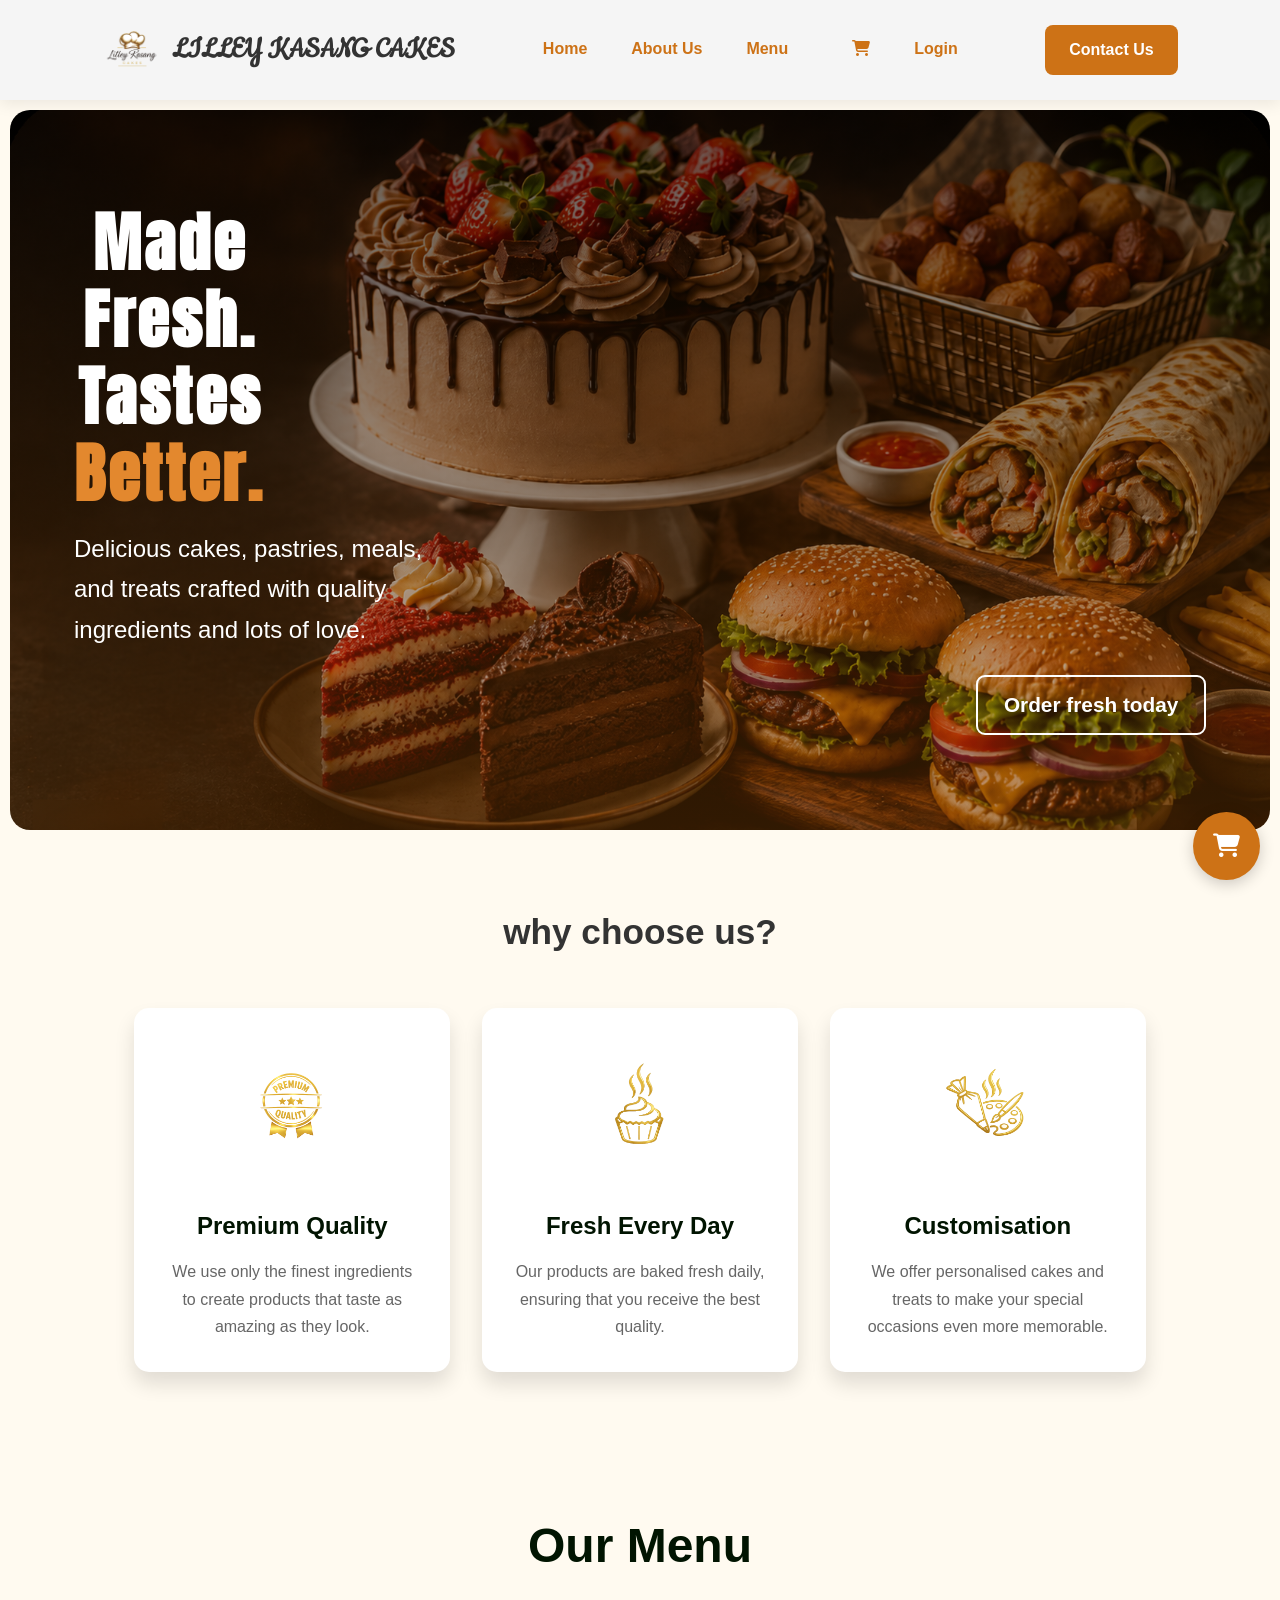
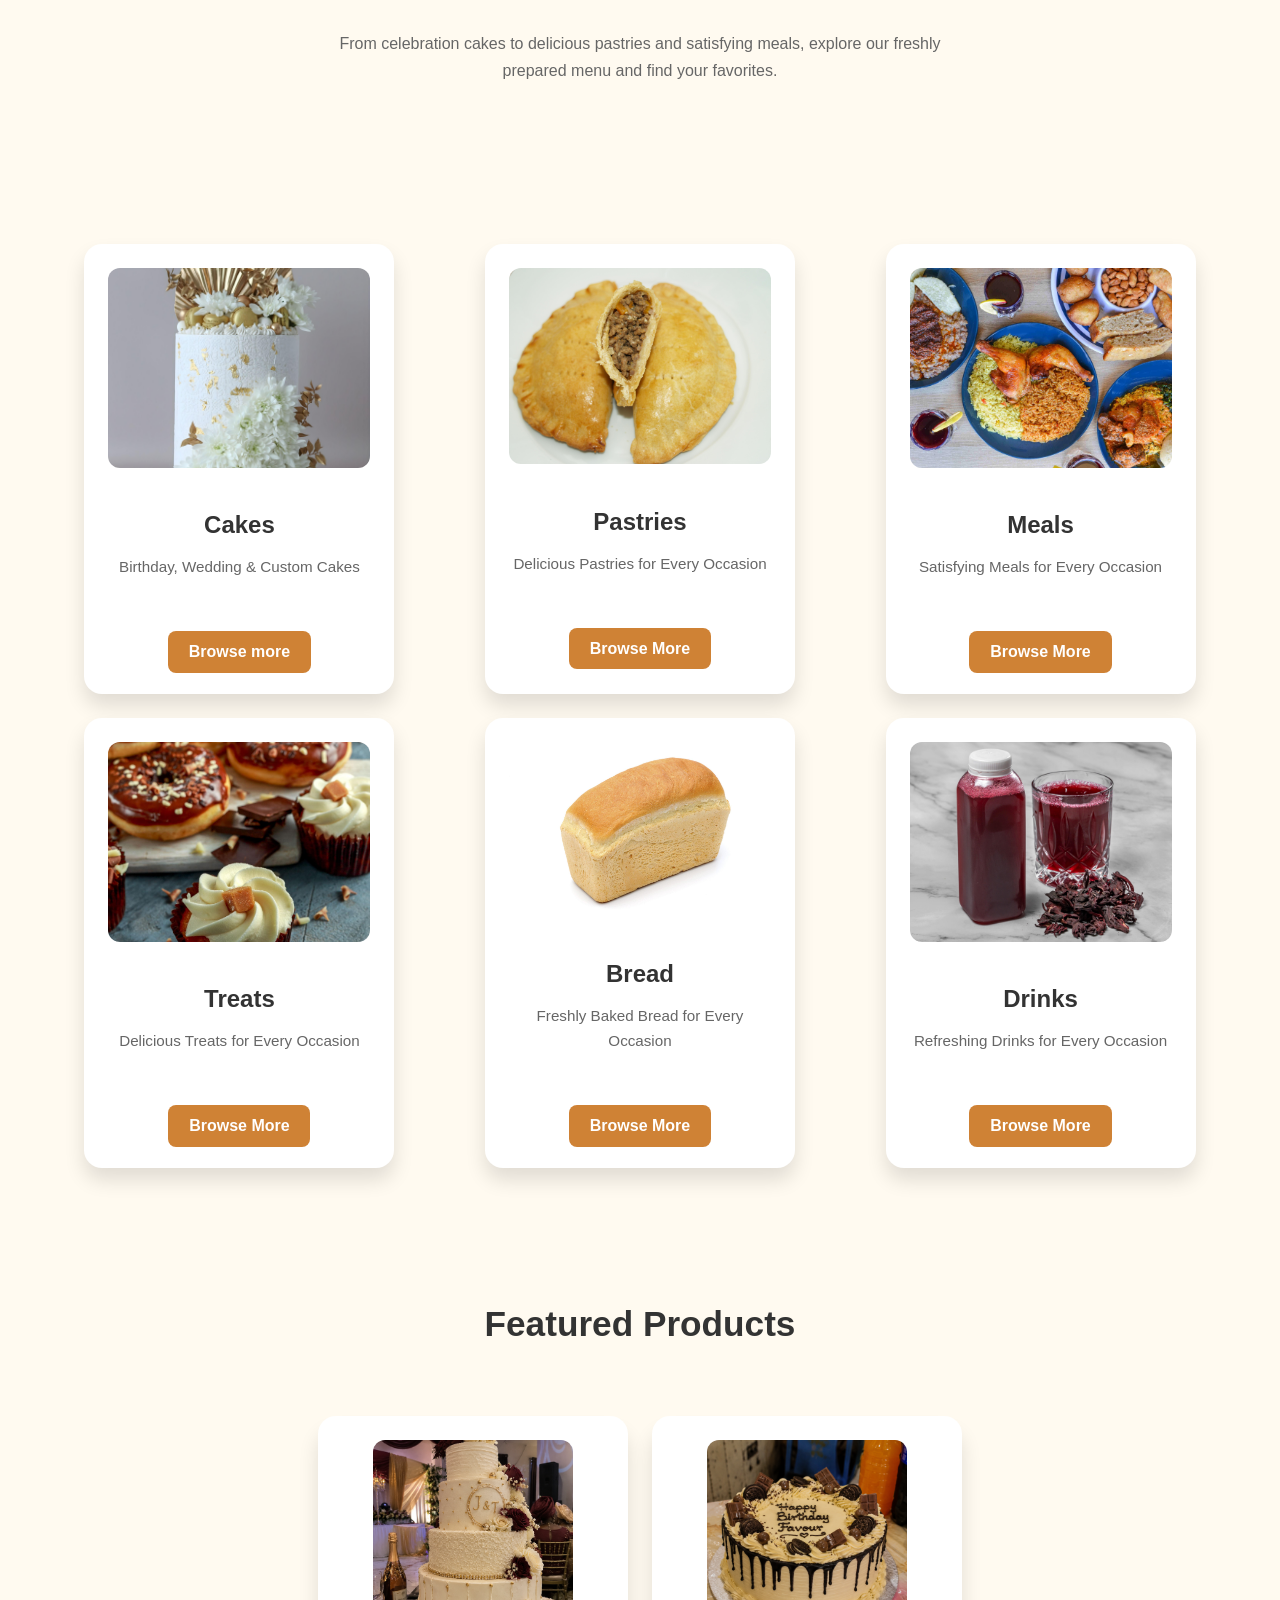
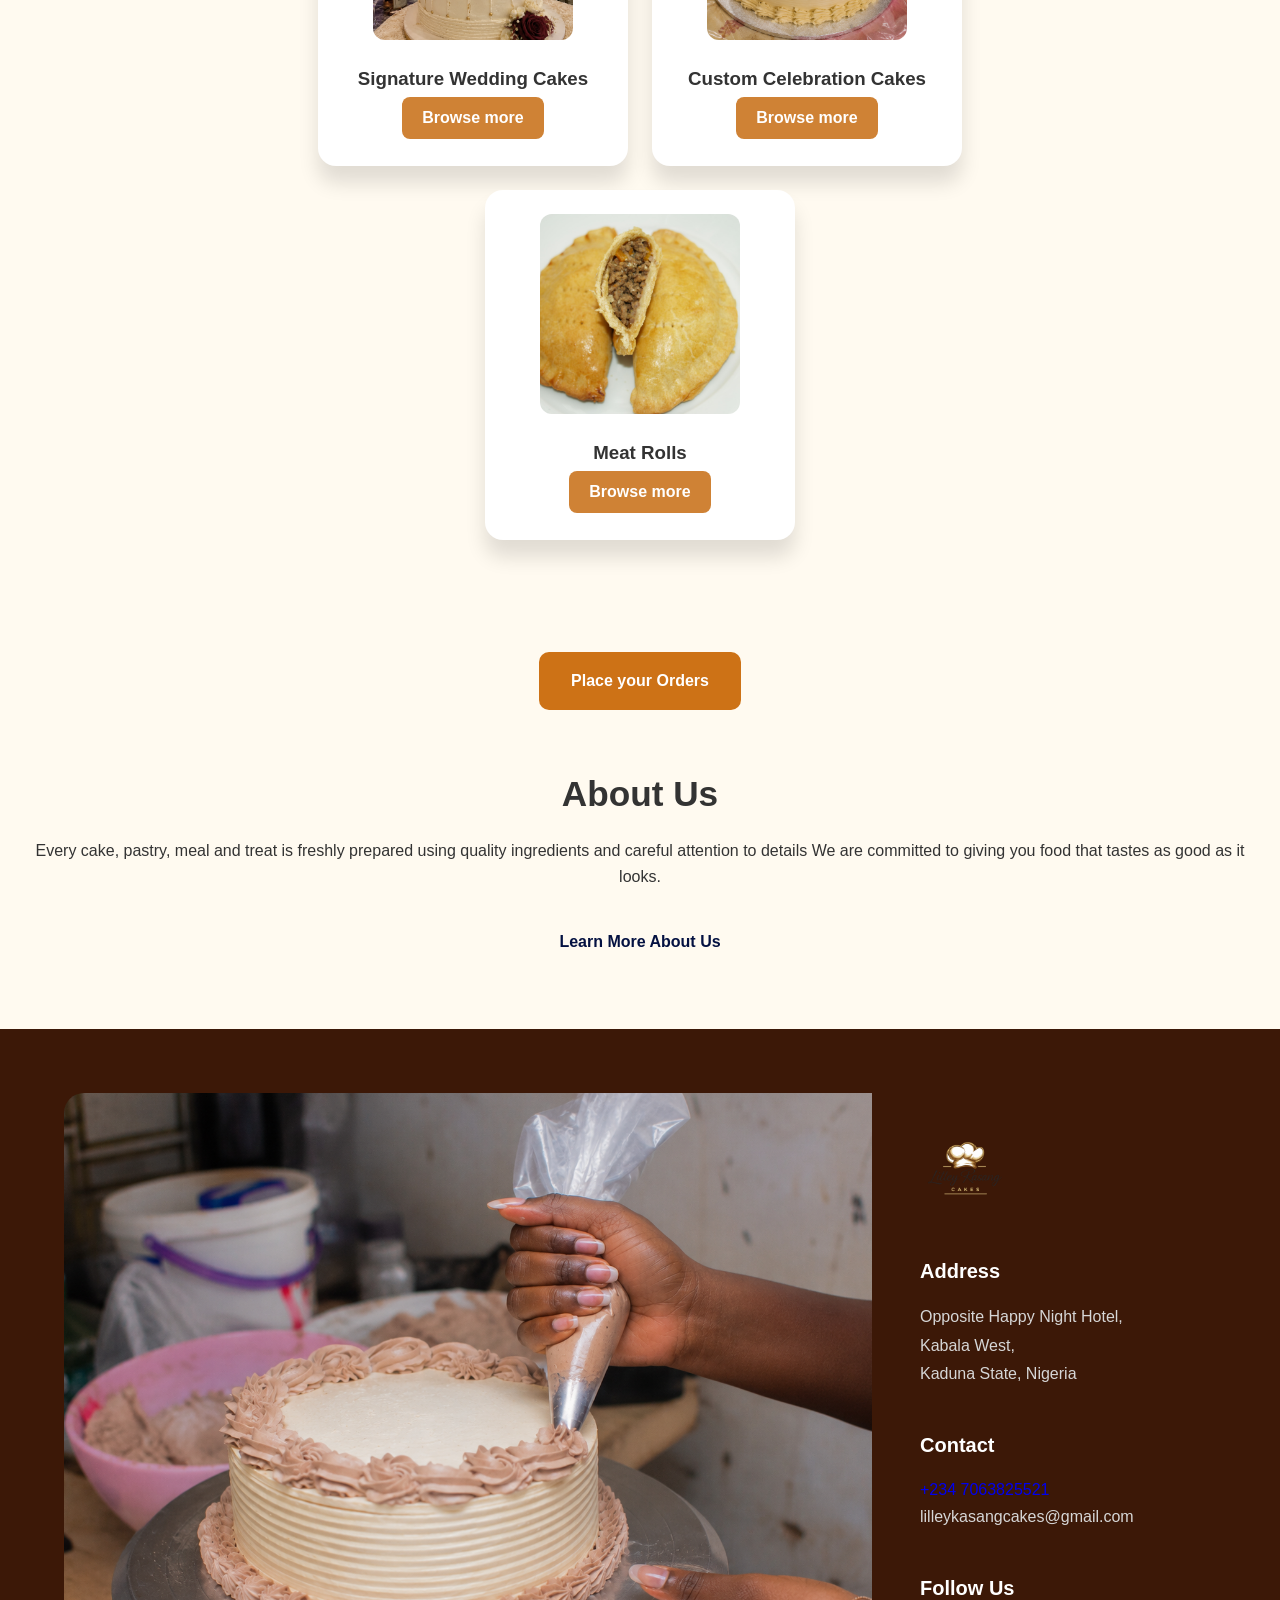
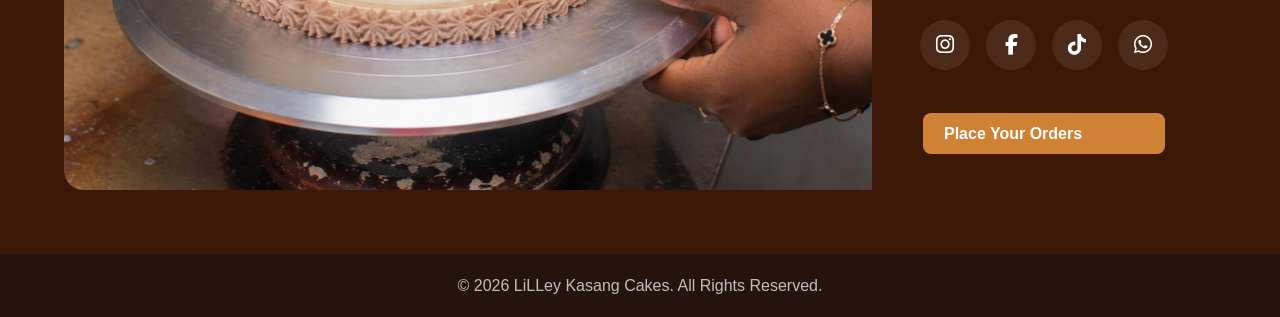
<file: index.html>
<!DOCTYPE html>
<html lang="en">
    <head>
        <link rel="preconnect" href="https://fonts.googleapis.com">
        <link rel="preconnect" href="https://fonts.gstatic.com" crossorigin>
        <link href="https://fonts.googleapis.com/css2?family=Cookie&display=swap" rel="stylesheet">
        <link rel="stylesheet" href="https://cdnjs.cloudflare.com/ajax/libs/font-awesome/6.7.2/css/all.min.css">
        <link href="https://fonts.googleapis.com/css?family=Anton%7CBaskervville%7CRaleway&display=swap" rel="stylesheet" />
        <link rel="stylesheet" href="https://use.fontawesome.com/releases/v5.8.2/css/all.css" />
        <link rel="stylesheet" href="./style.css">
        <meta charset="UTF-8"/>
        <meta name="viewport" content="width=device-width, initial-scale=1.0"/>
        <title>LiLLey Kasang Cakes</title>
    </head>
    <body>
        <header>
            <nav class="navBar">
                <div class="heading">
                        <img class="logo" src="/logo and images/lilley-kasang logo transparent.png" alt="Lilley Kasang Cakes Logo" id="logo">
                   
                    <h1>LILLEY KASANG CAKES</h1>
                </div>
                <ul class="navList">
                    <li><a href="/index.html" class="nav">Home</a></li>
                    <li><a href="/about.html" class="nav">About Us</a></li>
                    <li><a href="/menu.html" class="nav">Menu</a></li>
                    <li><a href="/cart.html" class="nav" id="cart">Cart</a></li>    
                    <li><a href="/cart.html" class="nav" id="cartIcon"><i class="fa-solid fa-cart-shopping"></i></a></li>
                    <li><a href="/login.html" class="nav" id="logInpg" >Login</a></li>
                </ul>
                <a href="https://wa.me/2347063825521?text=Hello!%20I%20would%20like%20to%20order%20some%20cakes." 
   target="_blank" 
   rel="noopener noreferrer" class="headerCta">Contact Us</a>
<button class="hamBurgerMenu" aria-label="Open Menu">
    ☰
</button>
            </nav>
        </header>
        <main>
            <section class="introPage">
                <h2 id="introText" class="heroText">Made<br>Fresh. <br>Tastes<br> <span id="span1">Better.</span></h2>
                <p class="heroText">Delicious cakes, pastries, meals, and treats crafted with quality ingredients and lots of love.</p>
                <a href="/menu.html" id="callToAction" class="toMenu">Order fresh today</a>
            </section>
            <section class="whyUs">
                <h2>why choose us?</h2>
                <div class="whyChooseUs">
                    <div class="chooseUsCard">
                        <img src="logo and images/quality logo.png" alt="Quality Icon" class="icon">
                        <h3>Premium Quality</h3>
                        <p>We use only the finest
                        ingredients to create
                        products that taste as
                        amazing as they look.</p>
                    </div>
                    <div class="chooseUsCard">
                        <img src="/logo and images/freshness logo.png" alt="Freshness Icon" class="icon">
                        <h3>Fresh Every Day</h3>
                        <p>Our products are baked fresh daily, ensuring that you receive the best quality.</p>
                    </div>
                    <div class="chooseUsCard">
                        <img src="/logo and images/Customisation logo.png" alt="Customisation Icon" class="icon">
                        <h3>Customisation</h3>
                        <p>We offer personalised cakes and treats to make your special occasions even more memorable.</p>
                    </div>
                </div>
            </section>            
            <section class="menuSection">
                <h2>Our Menu</h2>
                <p>From celebration cakes to delicious pastries and satisfying meals, explore our freshly prepared menu and find your
                favorites.</p>
                <div class="menuList">
                    <div class="menuCard">
                        <img src="/logo and images/cake image.jpg" alt="Cakes">
                        <h3>Cakes</h3>
                        <p>Birthday, Wedding & Custom Cakes</p>
                        <a href="/menu.html" class="menuBtn">Browse more</a>
                    </div>
                    <div class="menuCard">
                        <img src="/logo and images/patries image.jpg" alt="Pastries">
                        <h3>Pastries</h3>
                        <p>Delicious Pastries for Every Occasion</p>
                        <a href="/menu.html" class="menuBtn">Browse More</a>
                    </div>
                    <div class="menuCard">
                        <img src="/logo and images/meals image.jpg" alt="Meals">
                        <h3>Meals</h3>
                        <p>Satisfying Meals for Every Occasion</p>
                        <a href="/menu.html" class="menuBtn">Browse More</a>
                    </div>
                    <div class="menuCard">
                        <img src="/logo and images/treats image.jpg" alt="Treats">
                        <h3>Treats</h3>
                        <p>Delicious Treats for Every Occasion</p>
                        <a href="/menu.html" class="menuBtn">Browse More</a>
                    </div>
                    <div class="menuCard">
                        <img src="/logo and images/bread image.jpg" alt="Bread">
                        <h3>Bread</h3>
                        <p>Freshly Baked Bread for Every Occasion</p>
                        <a href="/menu.html" class="menuBtn">Browse More</a>
                    </div>
                    <div class="menuCard">
                        <img src="/logo and images/drinks image.jpg" alt="Drinks">
                        <h3>Drinks</h3>
                        <p>Refreshing Drinks for Every Occasion</p>
                        <a href="/menu.html" class="menuBtn">Browse More</a>
                    </div>
                </div>
            </section>
            <section class="featureProducts">
                <h2>Featured Products</h2>
                <div class="featureList">
                    <div class="ftProducts">
                        <img src="/logo and images/custom wedding cake.png" alt="Cakes">
                        <h3>Signature Wedding Cakes</h3>
                        <a href="/menu.html" class="menuBtn">Browse more</a>
                    </div>
                    <div class="ftProducts">
                        <img src="/logo and images/custom cake.png" alt="Pastries">
                        <h3>Custom Celebration Cakes</h3>
                        <a href="/menu.html"    class="menuBtn">Browse more</a>
                    </div>
                        <div class="ftProducts">
                        <img src="/logo and images/patries image.jpg" alt="Meals">
                        <h3>Meat Rolls</h3>
                        <a href="/menu.html" class="menuBtn">Browse more</a>    
                    </div>
                </div>
                <a href="/menu.html" class="viewMenuBtn">Place your Orders</a>
            </section>
            <section class="about">
                <h2>About Us</h2>
                <p>Every cake, pastry, meal and treat is freshly prepared using quality ingredients and careful attention to details We are committed to giving you food that tastes as good as it looks.</p>
                <a class="about" href="/about.html">Learn More About Us</a>
            </section>
            <a href="/cart.html" class="fixCart" id="cartFixIcon"><i class="fa-solid fa-cart-shopping"></i></a>
        </main>
        <footer class="footer">
            <div class="footerImage">
                <img src="/logo and images/footer img.png" alt="A cake on a turntable being decorated" loading="lazy">
            </div>
            <div class="footerContent">
                <div class="footerLogo">
                    <img src="/logo and images/lilley-kasang logo transparent.png" alt="LiLLey Kasang Cakes Logo">
                </div>
                <div class="address">
                    <h3>Address</h3>
                    <p>Opposite Happy Night Hotel,<br>Kabala West,<br>Kaduna State, Nigeria</p>
                </div>
                <div class="contact">
                    <h3>Contact</h3>
                    <a href="tel:+234 7063825521">+234 7063825521</a>
                    <p>lilleykasangcakes@gmail.com</p>
                </div>
                <div class="socials">
                    <h3>Follow Us</h3>
                    <div class="socialIcons">
                        <a href="#"><i class="fa-brands fa-instagram"></i></a>
                        <a href="#"><i class="fa-brands fa-facebook-f"></i></a>
                        <a href="#"><i class="fa-brands fa-tiktok"></i></a>
                        <a href="https://wa.me/2347063825521" target="_blank">
                            <i class="fa-brands fa-whatsapp"></i>
                        </a>
                    </div>
                </div>
                <a href="/menu.html" target="_blank" rel="noopener noreferrer" class="menuBtn">Place Your Orders</a>
            </div>
        </footer>
        <div class="copyright">
            <p>&copy; 2026 LiLLey Kasang Cakes. All Rights Reserved.</p>
        </div>
        <script src="./script.js"></script>
    </body>

</html>
</file>
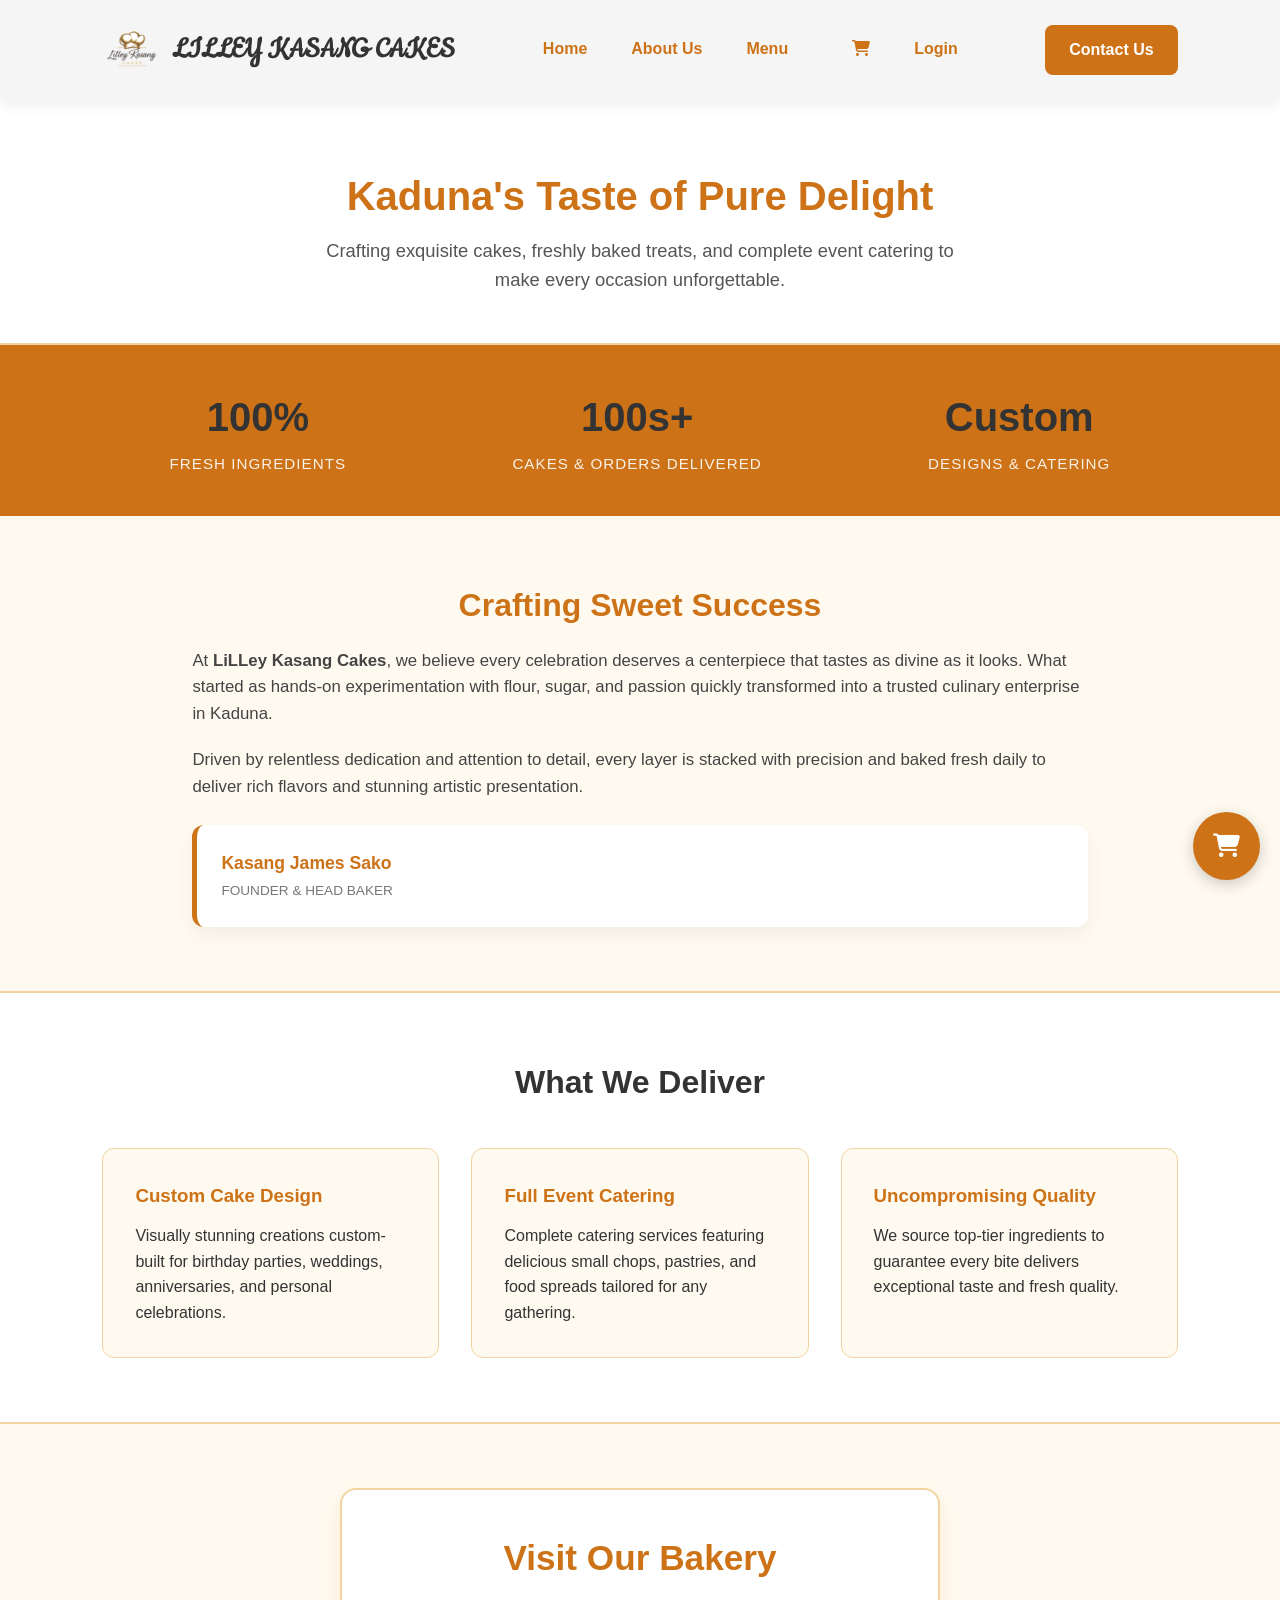
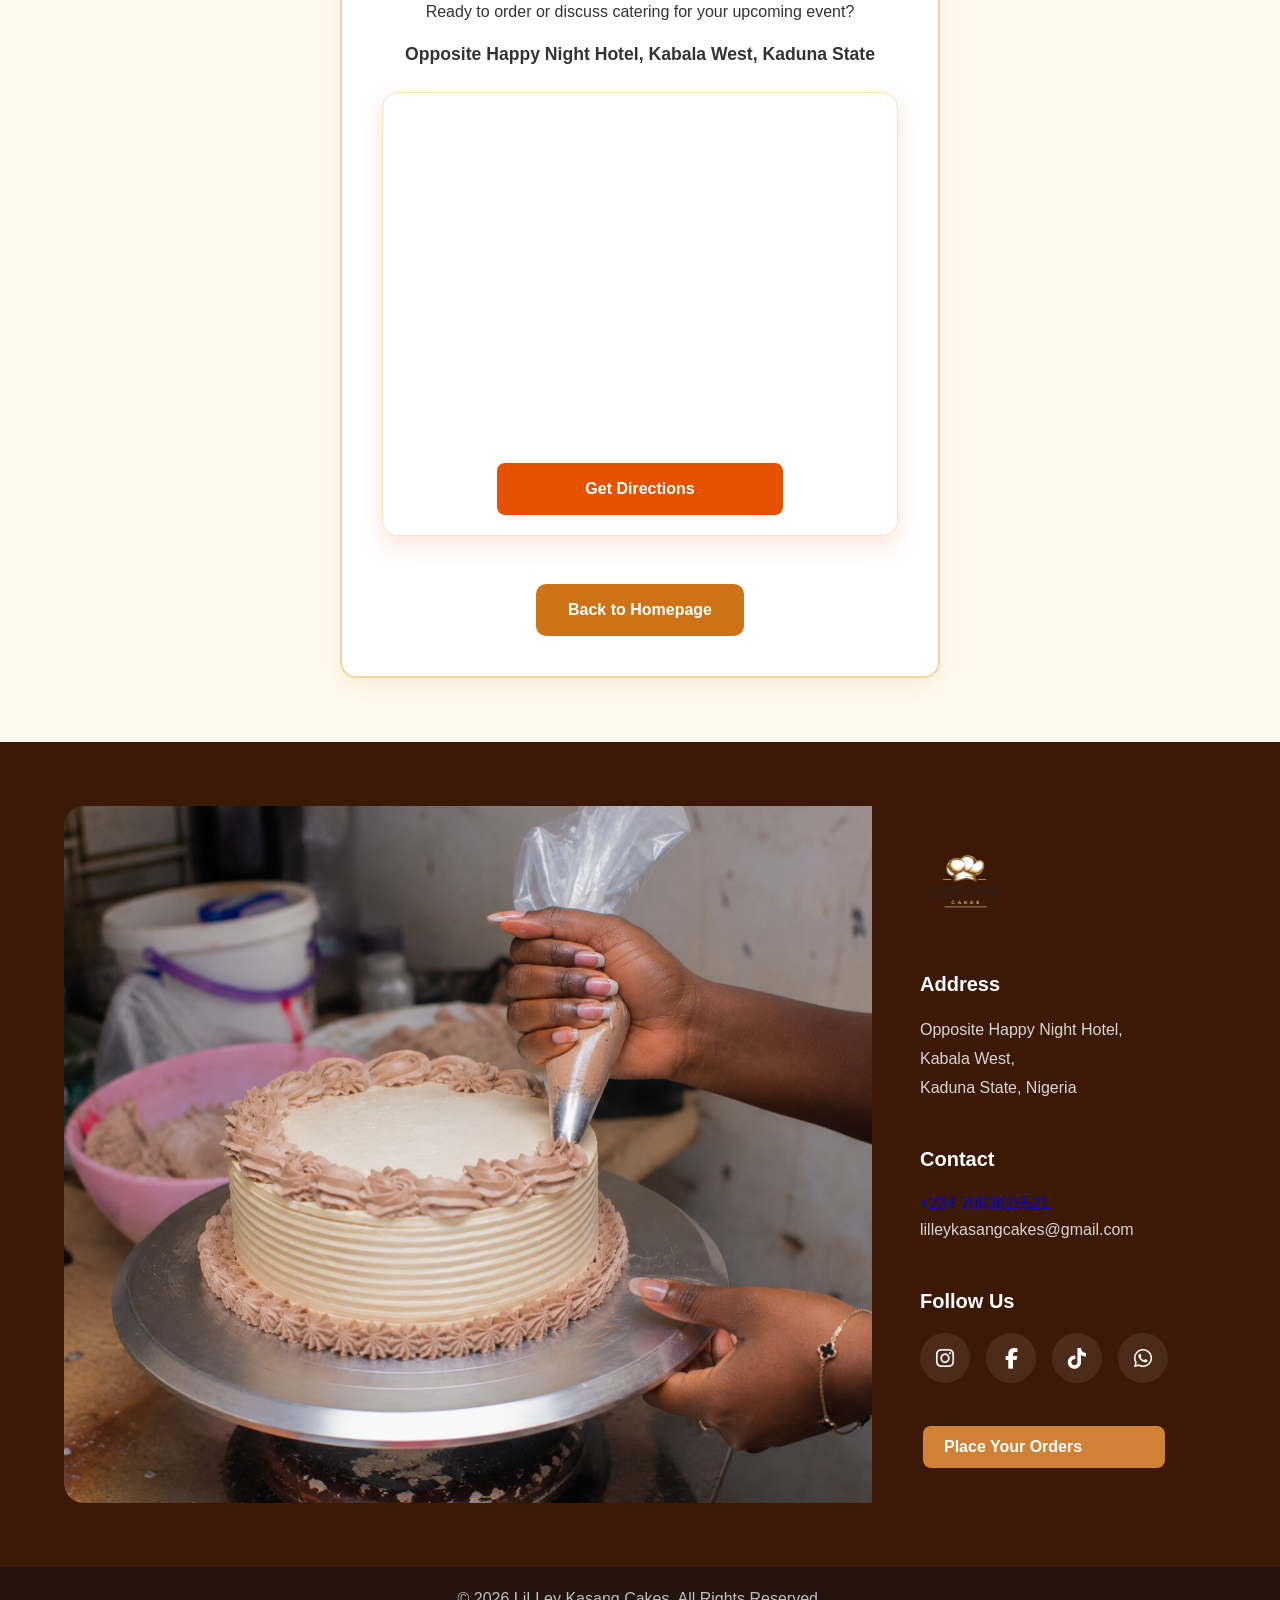
<file: about.html>
<!DOCTYPE html>
<html lang="en">

<head>
    <link rel="preconnect" href="https://fonts.googleapis.com">
    <link rel="preconnect" href="https://fonts.gstatic.com" crossorigin>
    <link href="https://fonts.googleapis.com/css2?family=Cookie&display=swap" rel="stylesheet">
    <link rel="stylesheet" href="https://cdnjs.cloudflare.com/ajax/libs/font-awesome/6.7.2/css/all.min.css">
    <link rel="stylesheet" href="./style.css">
    <meta charset="UTF-8" />
    <meta name="viewport" content="width=device-width, initial-scale=1.0" />
    <title>LiLLey Kasang Cakes</title>
</head>

<body>
    <header>
        <nav class="navBar">
            <div class="heading">
                <img class="logo" src="/logo and images/lilley-kasang logo transparent.png" alt="Lilley Kasang Cakes Logo"
                    id="logo">
    
                <h1>LILLEY KASANG CAKES</h1>
            </div>
            <ul class="navList">
                <li><a href="/index.html" class="nav">Home</a></li>
                <li><a href="/about.html" class="nav">About Us</a></li>
                <li><a href="/menu.html" class="nav">Menu</a></li>
                <li><a href="/cart.html" class="nav" id="cart">Cart</a></li>
                <li><a href="/cart.html" class="nav" id="cartIcon"><i class="fa-solid fa-cart-shopping"></i></a></li>
                <li><a href="/login.html" class="nav" id="logInpg">Login</a></li>
            </ul>
            <a href="https://wa.me/2347063825521?text=Hello!%20I%20would%20like%20to%20order%20some%20cakes."
                target="_blank" rel="noopener noreferrer" class="headerCta">Contact Us</a>
            <button class="hamBurgerMenu" aria-label="Open Menu">
                ☰
            </button>
        </nav>
    </header>
    <main>
    <!-- HERO -->
    <section class="hero">
        <h1>Kaduna's Taste of Pure Delight</h1>
        <p>Crafting exquisite cakes, freshly baked treats, and complete event catering to make every occasion
            unforgettable.</p>
    </section>

    <!-- STATS COUNTER -->
    <div class="stats-bar">
        <div class="stats-grid">
            <div class="stat-item">
                <h2>100%</h2>
                <p>Fresh Ingredients</p>
            </div>
            <div class="stat-item">
                <h2>100s+</h2>
                <p>Cakes & Orders Delivered</p>
            </div>
            <div class="stat-item">
                <h2>Custom</h2>
                <p>Designs & Catering</p>
            </div>
        </div>
    </div>

    <!-- OUR STORY -->
    <section class="story-section">
        <div class="story-container">
            <div class="story-content">
                <h2>Crafting Sweet Success</h2>
                <p>At <strong>LiLLey Kasang Cakes</strong>, we believe every celebration deserves a centerpiece that
                    tastes as divine as it looks. What started as hands-on experimentation with flour, sugar, and
                    passion quickly transformed into a trusted culinary enterprise in Kaduna.</p>
                <p>Driven by relentless dedication and attention to detail, every layer is stacked with precision and
                    baked fresh daily to deliver rich flavors and stunning artistic presentation.</p>

                <div class="founder-badge">
                    <h4>Kasang James Sako</h4>
                    <span>Founder & Head Baker</span>
                </div>
            </div>
        </div>
    </section>

    <!-- CORE OFFERS -->
    <section class="features-section">
        <h2>What We Deliver</h2>
        <div class="features-grid">
            <div class="feature-card">
                <h3>Custom Cake Design</h3>
                <p>Visually stunning creations custom-built for birthday parties, weddings, anniversaries, and personal
                    celebrations.</p>
            </div>
            <div class="feature-card">
                <h3>Full Event Catering</h3>
                <p>Complete catering services featuring delicious small chops, pastries, and food spreads tailored for
                    any gathering.</p>
            </div>
            <div class="feature-card">
                <h3>Uncompromising Quality</h3>
                <p>We source top-tier ingredients to guarantee every bite delivers exceptional taste and fresh quality.
                </p>
            </div>
        </div>
    </section>

    <!-- LOCATION -->
    <section class="location-section">
        <div class="location-box">
            <h2>Visit Our Bakery</h2>
            <p>Ready to order or discuss catering for your upcoming event?</p>
            <p class="address-text"> Opposite Happy Night Hotel, Kabala West, Kaduna State</p>
            <div class="mapWrapper">
            <iframe
                src="https://www.google.com/maps/embed?pb=!1m14!1m12!1m3!1d290.0060648819344!2d7.390687386531516!3d10.503477077448126!2m3!1f0!2f0!3f0!3m2!1i1024!2i768!4f13.1!5e1!3m2!1sen!2sng!4v1789913474226!5m2!1sen!2sng"
                width="600" height="450" style="border:0;" allowfullscreen="" loading="lazy"
                referrerpolicy="strict-origin-when-cross-origin"></iframe>
                <div class="mapActions">
                    <a href="https://www.google.com/maps/dir/?api=1&destination=10.503412,7.390709" target="_blank"
                        rel="noopener noreferrer" class="directionsBtn">
                         Get Directions
                    </a>
                </div>
            </div>
            <a href="index.html" class="btn-home">Back to Homepage</a>
        </div>
    </section>
    <a href="/cart.html" class="fixCart" id="cartFixIcon"><i class="fa-solid fa-cart-shopping"></i></a>
</main>
<footer class="footer">
    <div class="footerImage">
        <img src="/logo and images/footer img.png" alt="A cake on a turntable being decorated" loading="lazy">
    </div>
    <div class="footerContent">
        <div class="footerLogo">
            <img src="/logo and images/lilley-kasang logo transparent.png" alt="LiLLey Kasang Cakes Logo">
        </div>
        <div class="address">
            <h3>Address</h3>
            <p>Opposite Happy Night Hotel,<br>Kabala West,<br>Kaduna State, Nigeria</p>
        </div>
        <div class="contact">
            <h3>Contact</h3>
            <a href="tel:+234 7063825521">+234 7063825521</a>
            <p>lilleykasangcakes@gmail.com</p>
        </div>
        <div class="socials">
            <h3>Follow Us</h3>
            <div class="socialIcons">
                <a href="#"><i class="fa-brands fa-instagram"></i></a>
                <a href="#"><i class="fa-brands fa-facebook-f"></i></a>
                <a href="#"><i class="fa-brands fa-tiktok"></i></a>
                <a href="https://wa.me/2347063825521" target="_blank">
                    <i class="fa-brands fa-whatsapp"></i>
                </a>
            </div>
        </div>
        <a href="/menu.html" target="_blank" rel="noopener noreferrer" class="menuBtn">Place Your Orders</a>
    </div>
</footer>
<div class="copyright">
    <p>&copy; 2026 LiLLey Kasang Cakes. All Rights Reserved.</p>
</div>
<script src="./script.js"></script>
</body>

</html>
</file>
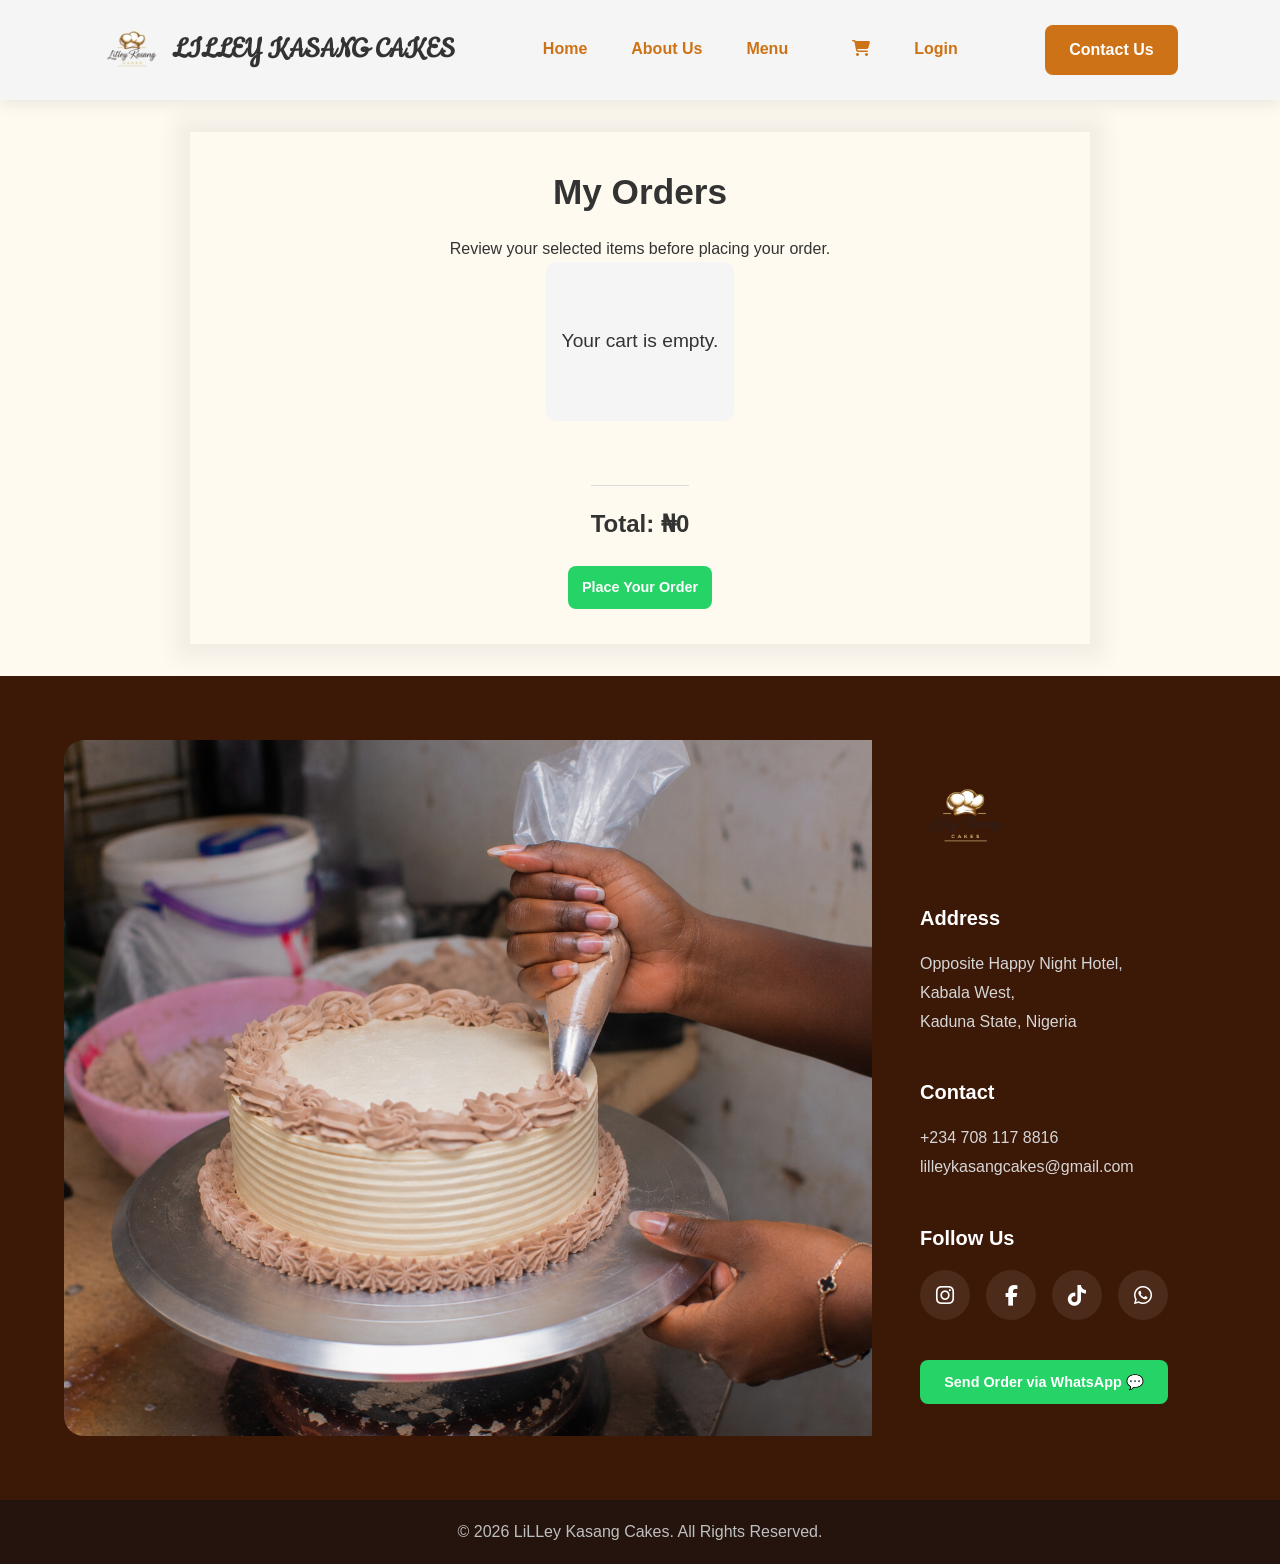
<file: cart.html>
<!DOCTYPE html>
<html lang="en">

<head>
    <link rel="preconnect" href="https://fonts.googleapis.com">
    <link rel="preconnect" href="https://fonts.gstatic.com" crossorigin>
    <link href="https://fonts.googleapis.com/css2?family=Cookie&display=swap" rel="stylesheet">
    <link rel="stylesheet" href="https://cdnjs.cloudflare.com/ajax/libs/font-awesome/6.7.2/css/all.min.css">
    <link rel="stylesheet" href="./style.css">
    <meta charset="UTF-8" />
    <meta name="viewport" content="width=device-width, initial-scale=1.0" />
    <title>LiLLey Kasang Cakes</title>
</head>
<body>
    <header>
        <nav class="navBar">
            <div class="heading">
                <img class="logo" src="/logo and images/lilley-kasang logo transparent.png" alt="Lilley Kasang Cakes Logo"
                    id="logo">
    
                <h1>LILLEY KASANG CAKES</h1>
            </div>
            <ul class="navList">
                <li><a href="/index.html" class="nav">Home</a></li>
                <li><a href="/about.html" class="nav">About Us</a></li>
                <li><a href="/menu.html" class="nav">Menu</a></li>
                <li><a href="/cart.html" class="nav" id="cart">Cart</a></li>
                <li><a href="/cart.html" class="nav" id="cartIcon"><i class="fa-solid fa-cart-shopping"></i></a></li>
                <li><a href="/login.html" class="nav" id="logInpg">Login</a></li>
            </ul>
            <a href="https://wa.me/2347063825521?text=Hello!%20I%20would%20like%20to%20order%20some%20cakes."
                target="_blank" rel="noopener noreferrer" class="headerCta">Contact Us</a>
            <button class="hamBurgerMenu" aria-label="Open Menu">
                ☰
            </button>
        </nav>
    </header>
    <main class="cartMain">
        <section class="ordersHero">
            <h2>My Orders</h2>
            <p>Review your selected items before placing your order.</p>
        </section>
        
        <section class="orderList" id="orderList">
        
        </section>
        <div id="cartTotal" class="cartTotal"></div>
        <div id="cartTotal"></div>
    
        <button id="sendWhatsAppBtn" class="whatsappBtn menuBtn">Place Your Order</button>
    </main>
    <footer class="footer">
        <div class="footerImage">
            <img src="/logo and images/footer img.png" alt="A cake on a turntable being decorated">
        </div>
        <div class="footerContent">
            <div class="footerLogo">
                <img src="/logo and images/lilley-kasang logo transparent.png" alt="LiLLey Kasang Cakes Logo">
            </div>
            <div class="address">
                <h3>Address</h3>
                <p>Opposite Happy Night Hotel,<br>Kabala West,<br>Kaduna State, Nigeria</p>
            </div>
            <div class="contact">
                <h3>Contact</h3>
                <p>+234 708 117 8816</p>
                <p>lilleykasangcakes@gmail.com</p>
            </div>
            <div class="socials">
                <h3>Follow Us</h3>
                <div class="socialIcons">
                    <a href="#"><i class="fa-brands fa-instagram"></i></a>
                    <a href="#"><i class="fa-brands fa-facebook-f"></i></a>
                    <a href="#"><i class="fa-brands fa-tiktok"></i></a>
                    <a href="https://wa.me/2347063825521" target="_blank">
                        <i class="fa-brands fa-whatsapp"></i>
                    </a>
                </div>
            </div>
            <!-- WhatsApp Order Button -->
            <button id="sendWhatsAppBtn" class="whatsappBtn">Send Order via WhatsApp 💬</button>
            
            <!-- Order Summary Modal Popup -->
            <div id="orderModal" class="modalOverlay hidden">
                <div class="modalContent">
                    <h2>Confirm Your Order</h2>
                    <p class="modalSubtitle">Please review your items before proceeding:</p>
            
                    <div id="modalOrderItems" class="modalOrderList"></div>
                    <div id="modalOrderTotal" class="modalOrderTotal"></div>
            
                    <div class="modalActions">
                        <button id="closeModalBtn" class="secondaryBtn">Make Changes</button>
                        <button id="confirmOrderBtn" class="whatsappBtn">Place Your Order</button>
                    </div>
                </div>
            </div>
    </footer>
    <div class="copyright">
        <p>&copy; 2026 LiLLey Kasang Cakes. All Rights Reserved.</p>
    </div>
    <script src="./script.js"></script>
    </body>
    
    </html>
</file>
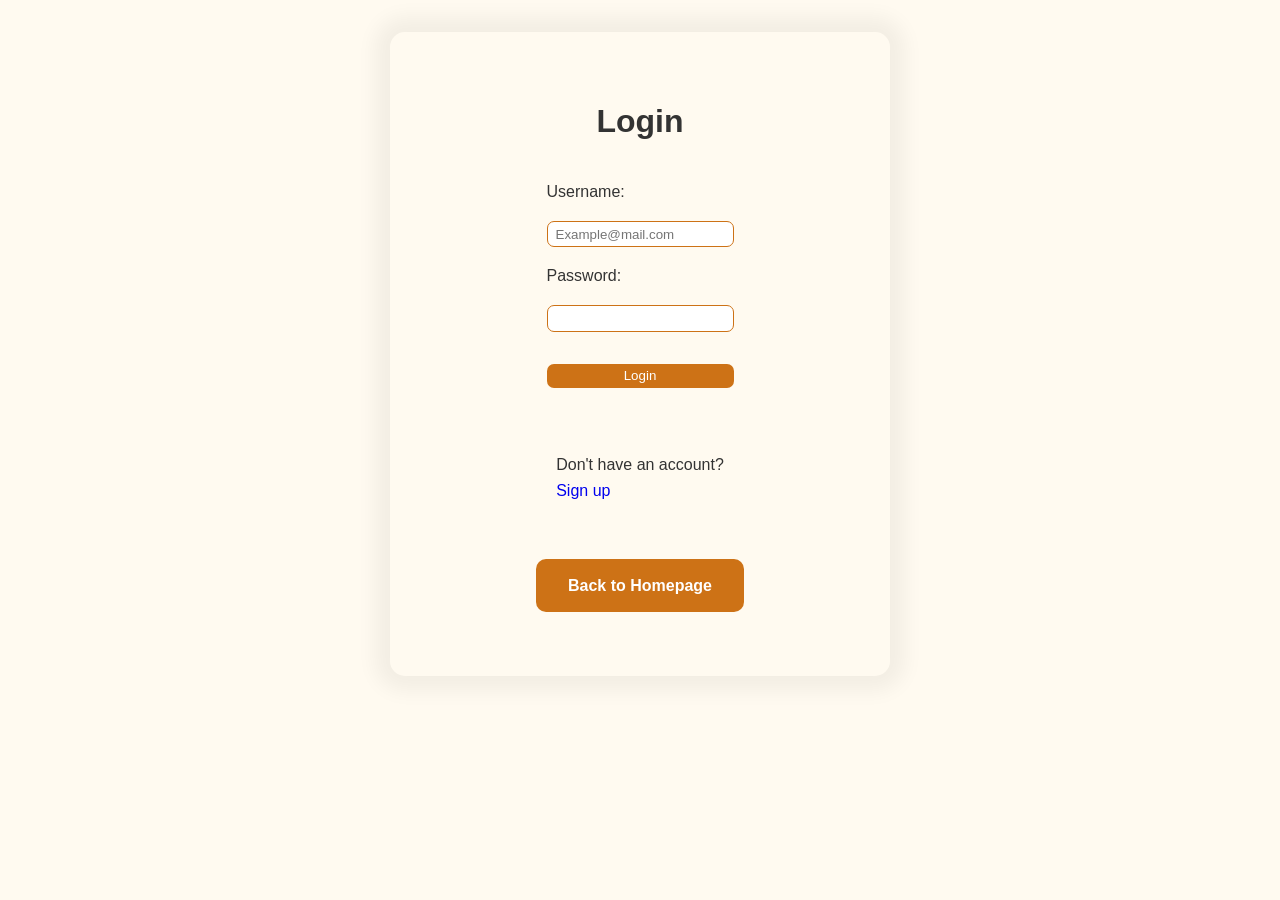
<file: login.html>
<!DOCTYPE html>
<html lang="en">
<head>
    <link rel="stylesheet" href="/style.css">
    <meta charset="UTF-8">
    <meta name="viewport" content="width=device-width, initial-scale=1.0">
    <title>Login</title>
</head>
<body>
    <main>
        <div class="loginContainer">
            <h1>Login</h1>
            <form class="loginForm" id="loginForm">
                <label for="username">Username:</label>
                <input type="text" id="email" name="username" required placeholder="Example@mail.com">
                <label for="password">Password:</label>
                <input type="password" id="password" name="password" required>
                <p id="loginError" class="error"></p>
                <button type="submit" id="loginBtn">Login</button>
            </form>
            <p id="success" class="success"></p>
            <p>Don't have an account? <a href="/signup.html">Sign up</a></p>
            <a href="index.html" class="btn-home">Back to Homepage</a>
        </div>
    </main>
</body>
<script src="/script.js"></script>
</html>
</file>
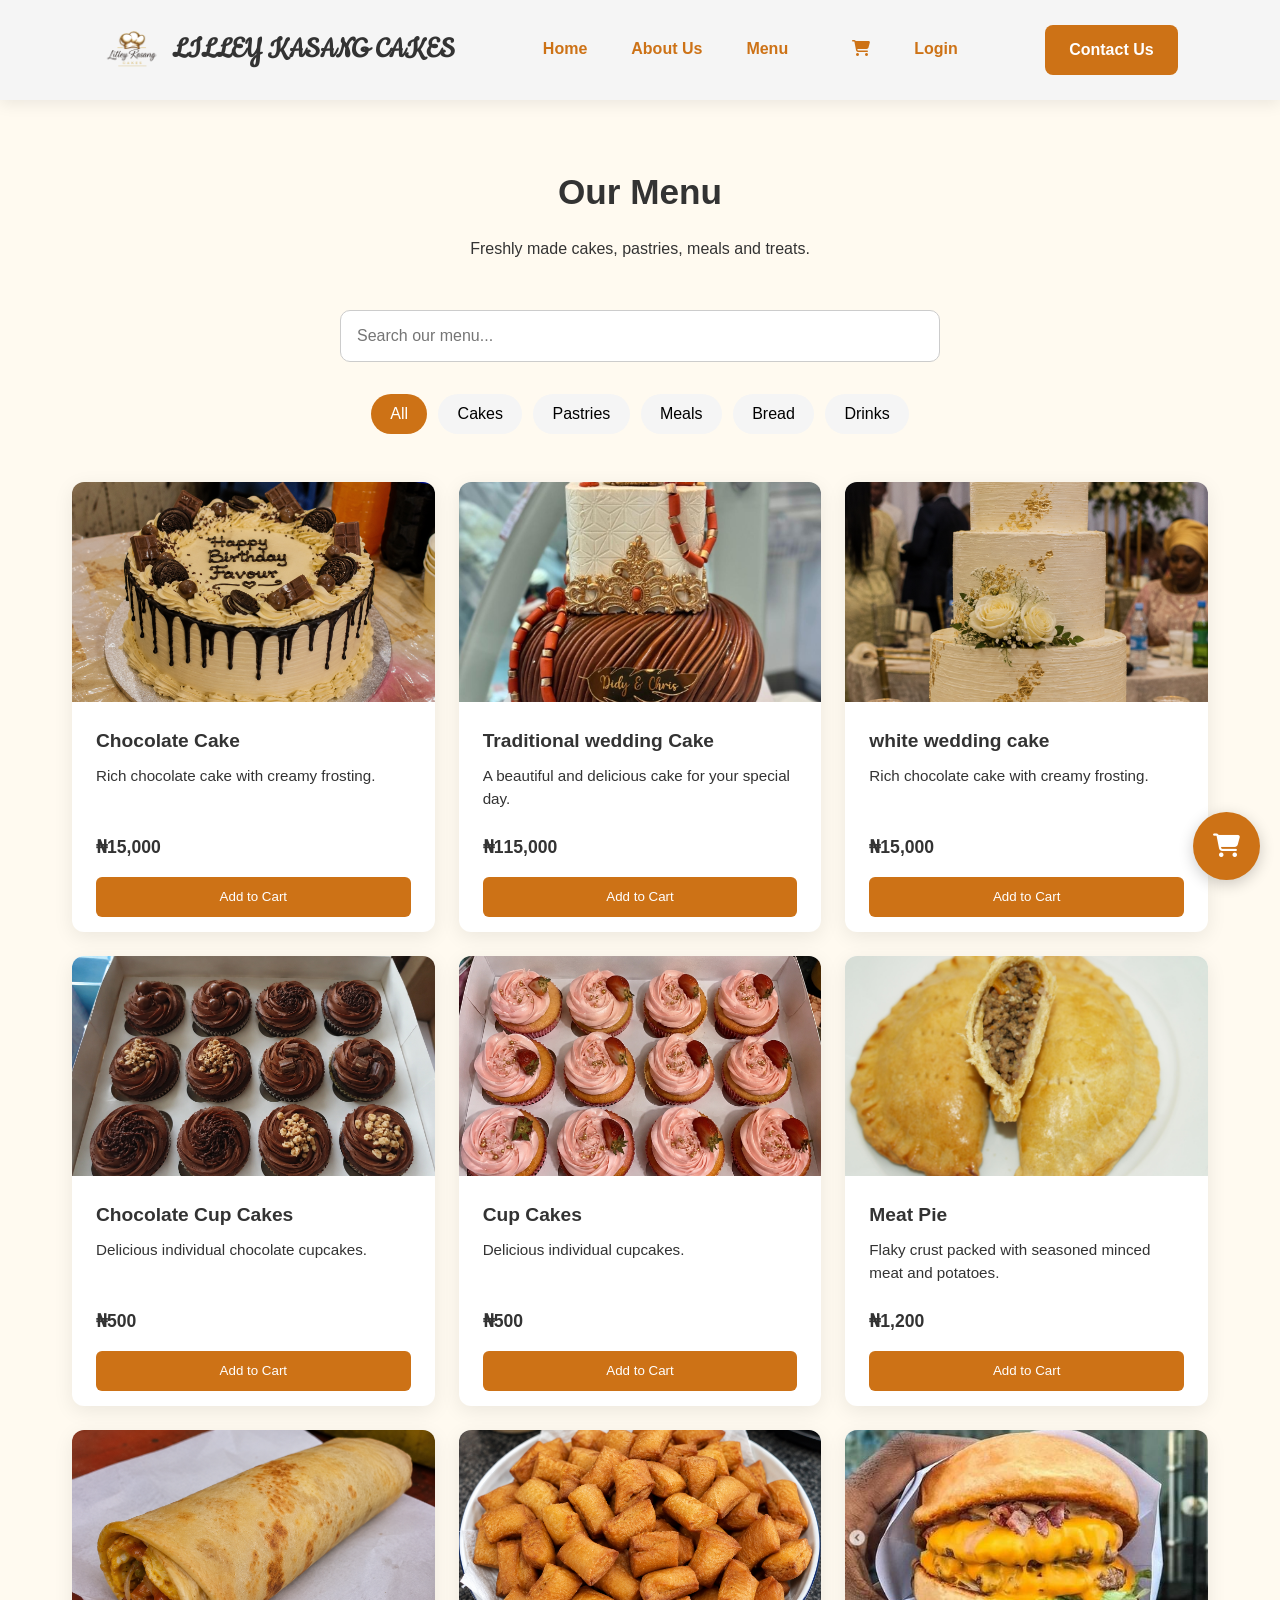
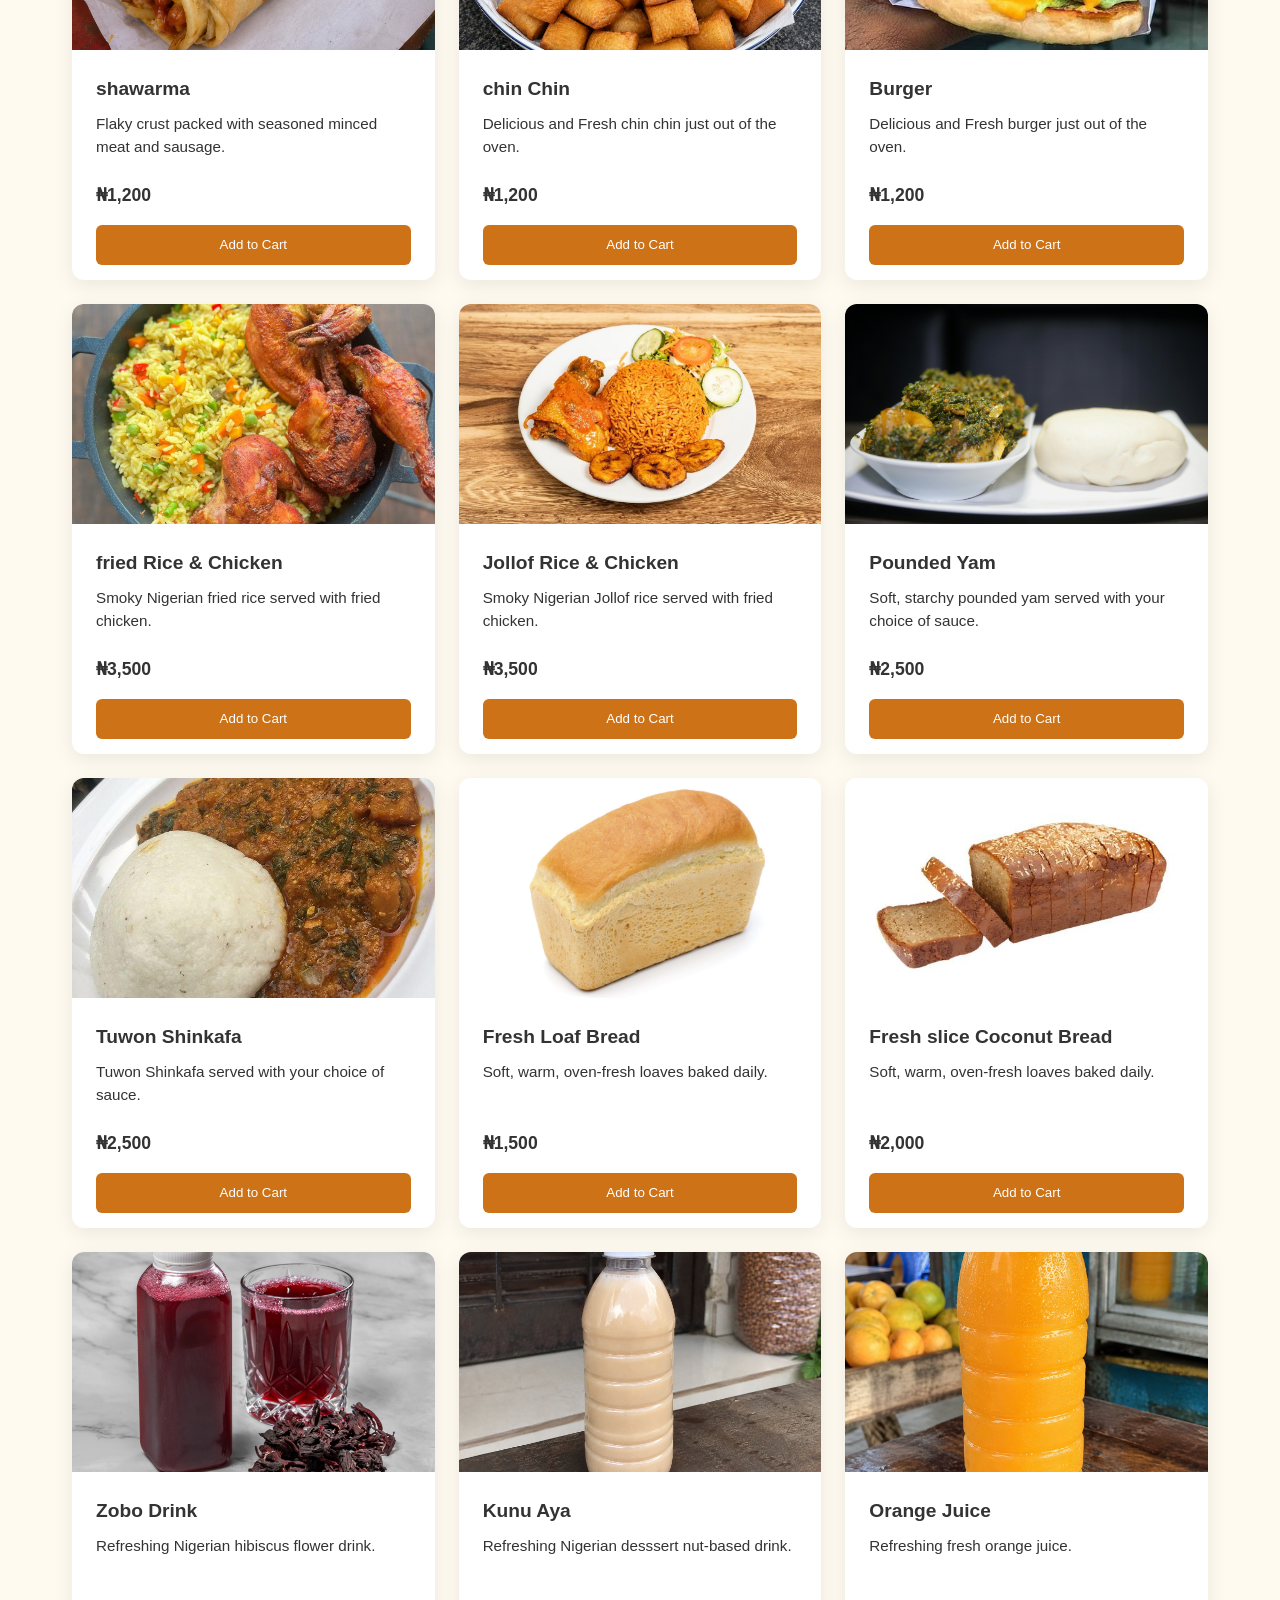
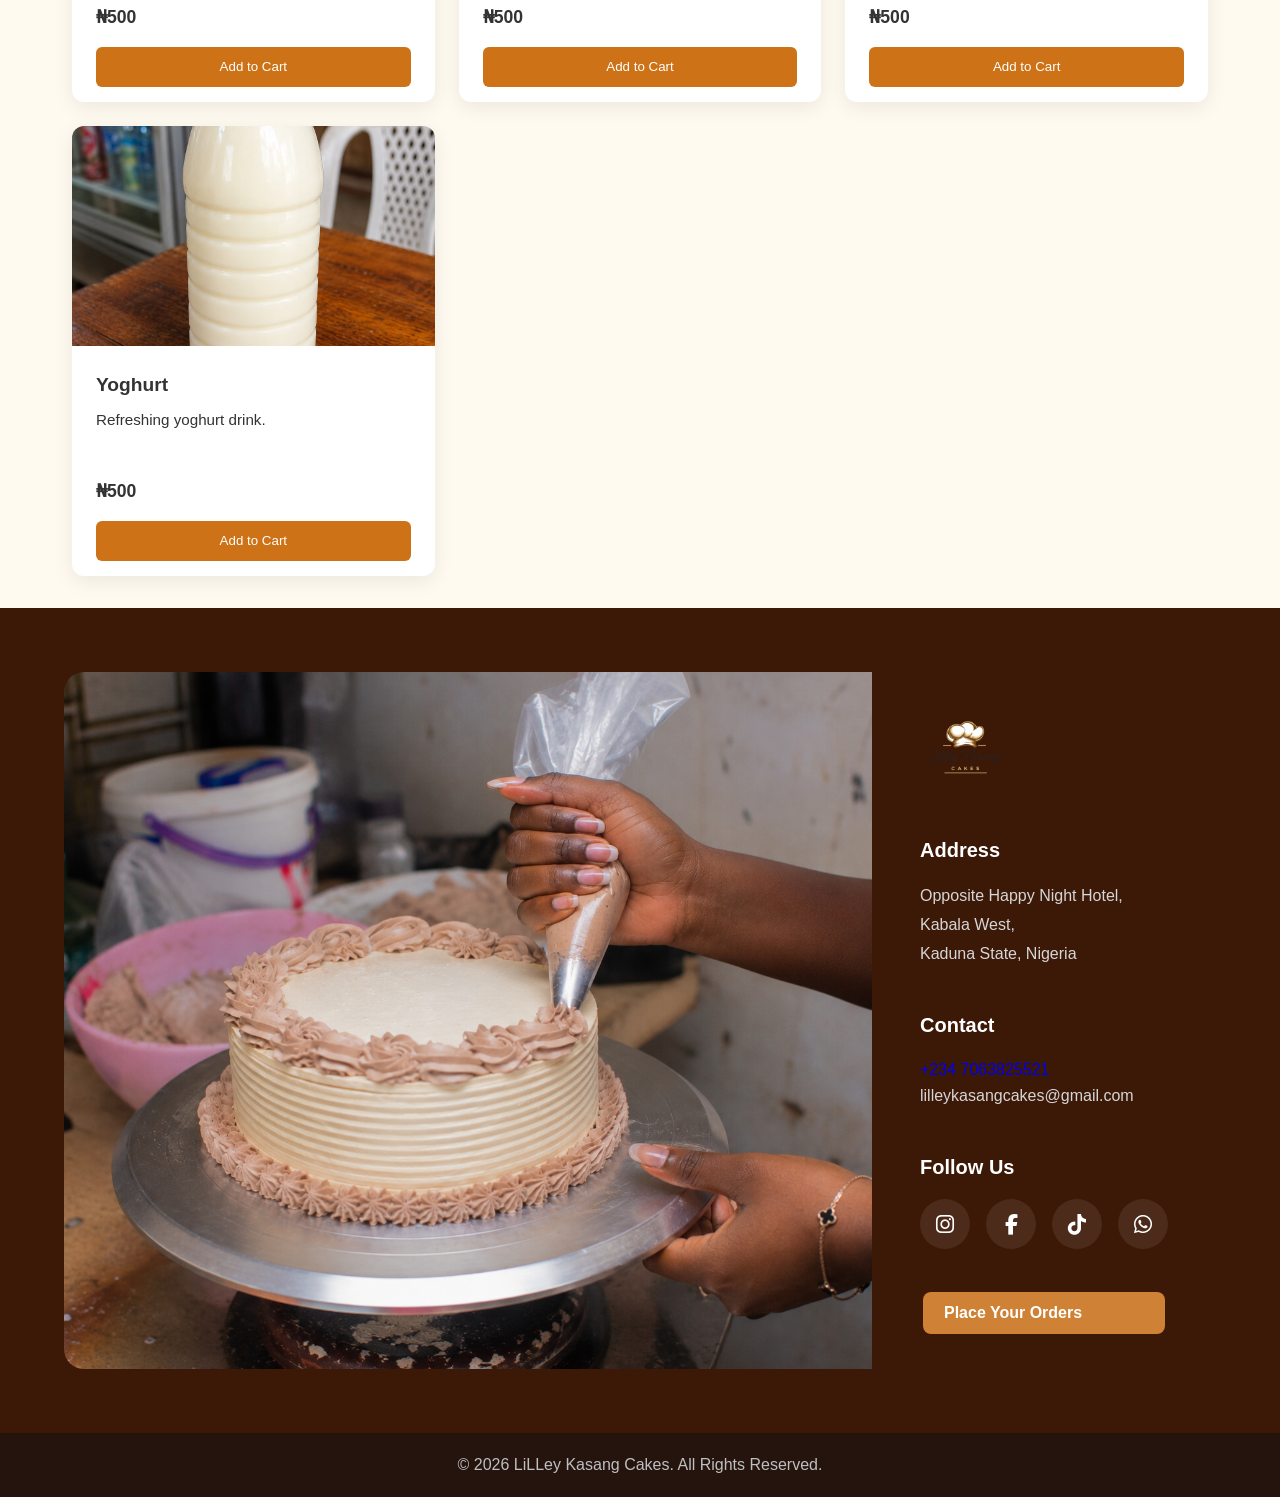
<file: menu.html>
<!DOCTYPE html>
<html lang="en">

<head>
    <link rel="preconnect" href="https://fonts.googleapis.com">
    <link rel="preconnect" href="https://fonts.gstatic.com" crossorigin>
    <link href="https://fonts.googleapis.com/css2?family=Cookie&display=swap" rel="stylesheet">
    <link rel="stylesheet" href="https://cdnjs.cloudflare.com/ajax/libs/font-awesome/6.7.2/css/all.min.css">
    <link rel="stylesheet" href="./style.css">
    <meta charset="UTF-8" />
    <meta name="viewport" content="width=device-width, initial-scale=1.0" />
    <title>LiLLey Kasang Cakes</title>
</head>

<body>
    <header>
        <nav class="navBar">
            <div class="heading">
                <img class="logo" src="/logo and images/lilley-kasang logo transparent.png" alt="Lilley Kasang Cakes Logo"
                    id="logo">
    
                <h1>LILLEY KASANG CAKES</h1>
            </div>
            <ul class="navList">
                <li><a href="/index.html" class="nav">Home</a></li>
                <li><a href="/about.html" class="nav">About Us</a></li>
                <li><a href="/menu.html" class="nav">Menu</a></li>
                <li><a href="/cart.html" class="nav" id="cart">Cart</a></li>
                <li><a href="/cart.html" class="nav" id="cartIcon"><i class="fa-solid fa-cart-shopping"></i></a></li>
                <li><a href="/login.html" class="nav" id="logInpg">Login</a></li>
            </ul>
            <a href="https://wa.me/2347063825521?text=Hello!%20I%20would%20like%20to%20order%20some%20cakes."
                target="_blank" rel="noopener noreferrer" class="headerCta">Contact Us</a>
            <button class="hamBurgerMenu" aria-label="Open Menu">
                ☰
            </button>
        </nav>
    </header>
    <main>
        <div id="cartNotification"></div>
        <section class="menuHero">
            <h2>Our Menu</h2>
            <p>Freshly made cakes, pastries, meals and treats.</p>
        </section>
        <section class="menuSearch">
            <input type="text" id="searchBox" placeholder="Search our menu...">
        </section>
        <section class="categories">
            <button class="category activeCategory" data-category="all">All</button>
            <button class="category" data-category="cakes">Cakes</button>
            <button class="category" data-category="pastries">Pastries</button>
            <button class="category" data-category="meals">Meals</button>
            <button class="category" data-category="bread">Bread</button>
            <button class="category" data-category="drinks">Drinks</button>
        </section>
        <section class="products">
            <!-- cakes -->
            <div class="productCard" data-category="cakes" data-id="chocolate-cake">
                <img src="/logo and images/custom cake.png" alt="Chocolate Cake">
                <div class="productInfo">
                    <h3>Chocolate Cake</h3>
                    <p>Rich chocolate cake with creamy frosting.</p>
                    <span class="productPrice">₦15,000</span>
                    <button class="addToCart">Add to Cart</button>
                </div>
            </div>
            <div class="productCard" data-category="cakes" data-id="traditional-wedding-cake">
                <img src="./logo and images/traditional wedding cake.jpg" alt="Traditional Wedding Cake">
                <div class="productInfo">
                    <h3>Traditional wedding Cake</h3>
                    <p>A beautiful and delicious cake for your special day.</p>
                    <span class="productPrice">₦115,000</span>
                    <button class="addToCart">Add to Cart</button>
                </div>
            </div>
            <div class="productCard" data-category="cakes" data-id="white-wedding-cake">
                <img src="/logo and images/wedding cake.png" alt="white wedding cake Cake">
                <div class="productInfo">
                    <h3>white wedding cake</h3>
                    <p>Rich chocolate cake with creamy frosting.</p>
                    <span class="productPrice">₦15,000</span>
                    <button class="addToCart">Add to Cart</button>
                </div>
            </div>
            <div class="productCard" data-category="cakes" data-id="chocolate-cup-cakes">
                <img src="/logo and images/choko cup cae.png" alt="Chocolate Cup Cakes">
                <div class="productInfo">
                    <h3>Chocolate Cup Cakes</h3>
                    <p>Delicious individual chocolate cupcakes.</p>
                    <span class="productPrice">₦500</span>
                    <button class="addToCart">Add to Cart</button>
                </div>
            </div>
            <div class="productCard" data-category="cakes" data-id="cup-cakes">
                <img src="/logo and images/cup cake1.png" alt="Cup Cakes">
                <div class="productInfo">
                    <h3>Cup Cakes</h3>
                    <p>Delicious individual cupcakes.</p>
                    <span class="productPrice">₦500</span>
                    <button class="addToCart">Add to Cart</button>
                </div>
            </div>
            <!-- Pastry -->
            <div class="productCard" data-category="pastries" data-id="meat-pie">
                <img src="/logo and images/patries image.jpg" alt="Meat Pie">
                <div class="productInfo">
                    <h3>Meat Pie</h3>
                    <p>Flaky crust packed with seasoned minced meat and potatoes.</p>
                    <span class="productPrice">₦1,200</span>
                    <button class="addToCart">Add to Cart</button>
                </div>
            </div>
            <div class="productCard" data-category="pastries" data-id="shawarma">
                <img src="/logo and images/shawarma.png" alt="shawarma">
                <div class="productInfo">
                    <h3>shawarma</h3>
                    <p>Flaky crust packed with seasoned minced meat and sausage.</p>
                    <span class="productPrice">₦1,200</span>
                    <button class="addToCart">Add to Cart</button>
                </div>
            </div>
            <div class="productCard" data-category="pastries" data-id="chin chin">
                <img src="/logo and images/chin chin.png" alt="chin chin">
                <div class="productInfo">
                    <h3>chin Chin</h3>
                    <p>Delicious and Fresh chin chin just out of the oven.</p>
                    <span class="productPrice">₦1,200</span>
                    <button class="addToCart">Add to Cart</button>
                </div>
            </div>
            <div class="productCard" data-category="pastries" data-id="Burger">
                <img src="/logo and images/burger.jpg" alt="Burger">
                <div class="productInfo">
                    <h3>Burger</h3>
                    <p>Delicious and Fresh burger just out of the oven.</p>
                    <span class="productPrice">₦1,200</span>
                    <button class="addToCart">Add to Cart</button>
                </div>
            </div>
                    
            <!-- food -->
            <div class="productCard" data-category="meals" data-id="fried-rice">
                <img src="/logo and images/fried rice and chicken.jpg" alt="fried Rice & Chicken">
                <div class="productInfo">
                    <h3>fried Rice & Chicken</h3>
                    <p>Smoky Nigerian fried rice served with fried chicken.</p>
                    <span class="productPrice">₦3,500</span>
                    <button class="addToCart">Add to Cart</button>
                </div>
            </div>
            <div class="productCard" data-category="meals" data-id="jollof-rice">
                <img src="/logo and images/jollof rice and chicken.jpg" alt="Jollof Rice & Chicken">
                <div class="productInfo">
                    <h3>Jollof Rice & Chicken</h3>
                    <p>Smoky Nigerian Jollof rice served with fried chicken.</p>
                    <span class="productPrice">₦3,500</span>
                    <button class="addToCart">Add to Cart</button>
                </div>
            </div>
            <div class="productCard" data-category="meals" data-id="pounded-yam">
                <img src="/logo and images/pounded yam.jpg" alt="pounded yam">
                <div class="productInfo">
                    <h3>Pounded Yam</h3>
                    <p>Soft, starchy pounded yam served with your choice of sauce.</p>
                    <span class="productPrice">₦2,500</span>
                    <button class="addToCart">Add to Cart</button>
                </div>
            </div>
            <div class="productCard" data-category="meals" data-id="tuwon-shinkafa">
                <img src="/logo and images/tuwon shinkafa.jpg" alt="Tuwon Shinkafa">
                <div class="productInfo">
                    <h3>Tuwon Shinkafa</h3>
                    <p>Tuwon Shinkafa served with your choice of sauce.</p>
                    <span class="productPrice">₦2,500</span>
                    <button class="addToCart">Add to Cart</button>
                </div>
            </div>
                    
            <!-- Bread-->
            <div class="productCard" data-category="bread" data-id="">
                <img src="/logo and images/bread image.jpg" alt="Fresh Loaf Bread">
                <div class="productInfo">
                    <h3>Fresh Loaf Bread</h3>
                    <p>Soft, warm, oven-fresh loaves baked  daily.</p>
                    <span class="productPrice">₦1,500</span>
                    <button class="addToCart">Add to Cart</button>
                </div>
            </div>

            <div class="productCard" data-category="bread" data-id="fresh-slice-coconut-bread">
                <img src="/logo and images/coconut bread.jpg" alt="Fresh Loaf Bread">
                <div class="productInfo">
                    <h3>Fresh slice Coconut Bread</h3>
                    <p>Soft, warm, oven-fresh loaves baked daily.</p>
                    <span class="productPrice">₦2,000</span>
                    <button class="addToCart">Add to Cart</button>
                </div> 
            </div> 
            <!-- drinks -->
            <div class="productCard" data-category="drinks" data-id="zobo">
                <img src="/logo and images/drinks image.jpg" alt="Zobo Drink">
                <div class="productInfo">
                    <h3>Zobo Drink</h3>
                    <p>Refreshing Nigerian hibiscus flower drink.</p>
                    <span class="productPrice">₦500</span>
                    <button class="addToCart">Add to Cart</button>
                </div>
            </div>
            <div class="productCard" data-category="drinks" data-id="kunu-aya">
                <img src="/logo and images/kunun aya.png" alt="Kunu Drink">
                <div class="productInfo">
                    <h3>Kunu Aya</h3>
                    <p>Refreshing Nigerian desssert nut-based drink.</p>
                    <span class="productPrice">₦500</span>
                    <button class="addToCart">Add to Cart</button>
                </div>
            </div>
            <div class="productCard" data-category="drinks" data-id="orange-juice">
                <img src="/logo and images/Orange Juice.png" alt="Orange Juice">
                <div class="productInfo">
                    <h3>Orange Juice</h3>
                    <p>Refreshing fresh orange juice.</p>
                    <span class="productPrice">₦500</span>
                    <button class="addToCart">Add to Cart</button>
                </div>
            </div>
            <div class="productCard" data-category="drinks" data-id="Yoghurt">
                <img src="/logo and images/yoghurt.png" alt="Yoghurt">
                <div class="productInfo">
                    <h3>Yoghurt</h3>
                    <p>Refreshing yoghurt drink.</p>
                    <span class="productPrice">₦500</span>
                    <button class="addToCart">Add to Cart</button>
                </div>
            </div>  
        </section>
        <a href="/cart.html" class="fixCart" id="cartFixIcon"><i class="fa-solid fa-cart-shopping"></i></a>
    </main>
<footer class="footer">
    <div class="footerImage">
        <img src="/logo and images/footer img.png" alt="A cake on a turntable being decorated" loading="lazy">
    </div>
    <div class="footerContent">
        <div class="footerLogo">
            <img src="/logo and images/lilley-kasang logo transparent.png" alt="LiLLey Kasang Cakes Logo">
        </div>
        <div class="address">
            <h3>Address</h3>
            <p>Opposite Happy Night Hotel,<br>Kabala West,<br>Kaduna State, Nigeria</p>
        </div>
        <div class="contact">
            <h3>Contact</h3>
            <a href="tel:+234 7063825521">+234 7063825521</a>
            <p>lilleykasangcakes@gmail.com</p>
        </div>
        <div class="socials">
            <h3>Follow Us</h3>
            <div class="socialIcons">
                <a href="#"><i class="fa-brands fa-instagram"></i></a>
                <a href="#"><i class="fa-brands fa-facebook-f"></i></a>
                <a href="#"><i class="fa-brands fa-tiktok"></i></a>
                <a href="https://wa.me/2347063825521" target="_blank">
                    <i class="fa-brands fa-whatsapp"></i>
                </a>
            </div>
        </div>
        <a href="/menu.html" target="_blank" rel="noopener noreferrer" class="menuBtn">Place Your Orders</a>
    </div>
</footer>
    <div class="copyright">
        <p>&copy; 2026 LiLLey Kasang Cakes. All Rights Reserved.</p>
    </div>
    <script src="./script.js"></script>
    </body>

    </html>
</file>
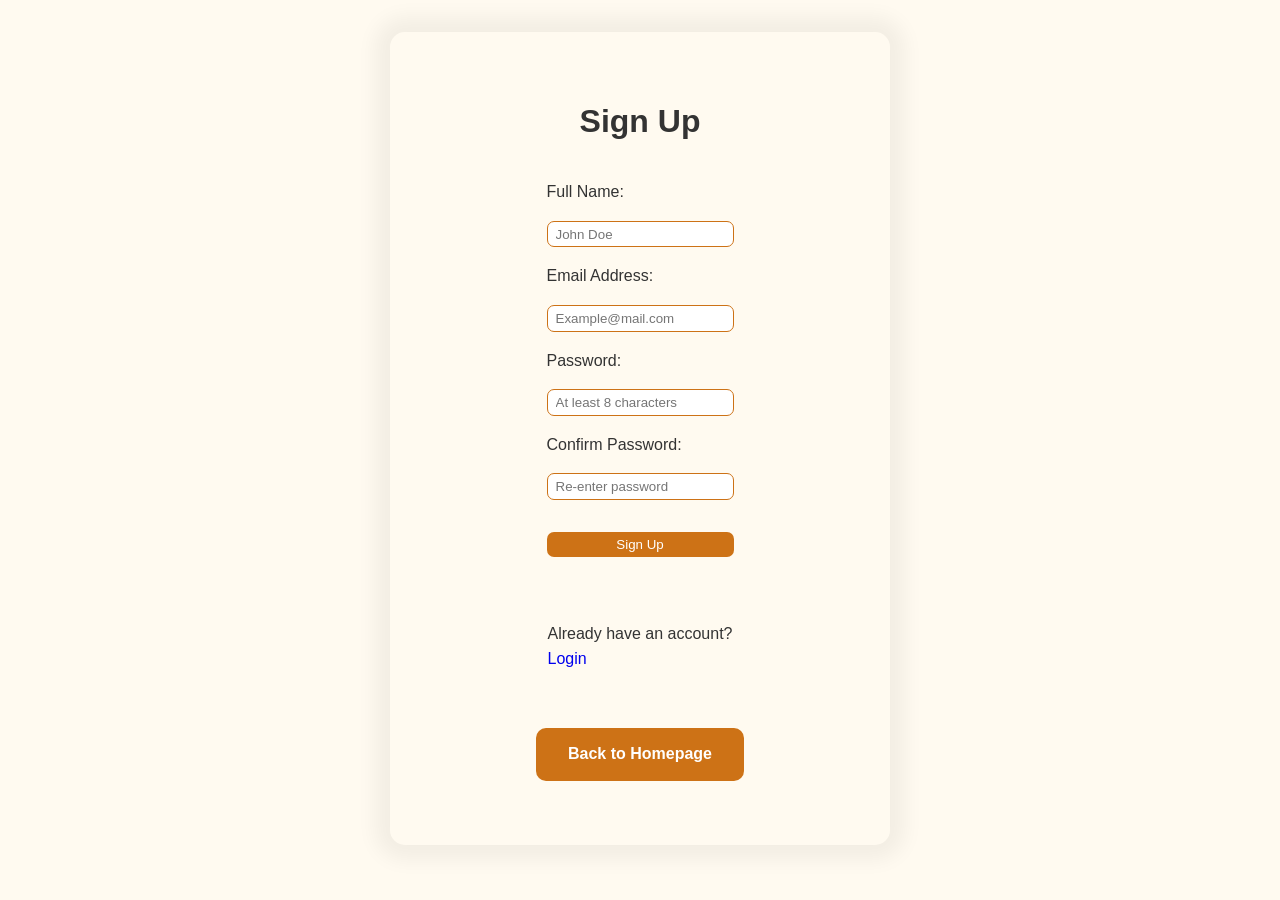
<file: signup.html>
<!DOCTYPE html>
<html lang="en">

<head>
    <link rel="stylesheet" href="/style.css">
    <meta charset="UTF-8">
    <meta name="viewport" content="width=device-width, initial-scale=1.0">
    <title>Sign Up</title>
</head>

<body>
    <main>
        <div class="loginContainer signupContainer">
            <h1>Sign Up</h1>
            <form class="signupForm" id="signupForm">
                <label for="fullName">Full Name:</label>
                <input type="text" id="fullName" name="fullName" required placeholder="John Doe">

                <label for="email">Email Address:</label>
                <input type="email" id="email" name="email" required placeholder="Example@mail.com">

                <label for="password">Password:</label>
                <input type="password" id="password" name="password" required minlength="8"
                    placeholder="At least 8 characters">

                <label for="confirmPassword">Confirm Password:</label>
                <input type="password" id="confirmPassword" name="confirmPassword" required minlength="8"
                    placeholder="Re-enter password">

                <p id="signupError" class="error"></p>

                <button type="submit" id="loginBtn">Sign Up</button>
            </form>
            <p id="success" class="success"></p>
            <p>Already have an account? <a href="/login.html">Login</a></p>
            <a href="index.html" class="btn-home">Back to Homepage</a>
        </div>
    </main>
</body>
<script src="/script.js"></script>

</html>
</file>
<file: style.css>
*,
*::before,
*::after{
    margin:0;
    padding:0;
    box-sizing:border-box;
}

html{
    scroll-behavior: smooth;
}

body{
    font-family:'Segoe UI', Tahoma, Geneva, Verdana, sans-serif;
    background-color:#f5f5f5;
    color:#333;
}


.navBar{
    display:flex;
    justify-content: space-between;
    padding:20px 8%;
    align-items: center;
    position: relative;
    top: 0;
    z-index: 1000;
    background-color: #f5f5f5;
    box-shadow:0 4px 15px rgba(0,0,0,.08);
    
}

.navList{
    display:flex;
    list-style:none;
    gap: 1.25em;
}

.hamBurgerMenu{
    display:none;
    border:none;
    background:none;
    font-size: 2rem;
    color: #cd7216;
}

.heading h1{
  font-family: "Cookie", cursive;
  font-weight: 700;
  font-size: 2rem;
}

.heading{
    display: flex;
    align-items: center;
    gap: 10px;
}



.logo{
    width: 60px;
    height: auto ;
    display: block;
}

a{
    text-decoration:none;
    display: block;
}

h2{
    font-family:'Franklin Gothic Medium', 'Arial Narrow', Arial, sans-serif;
    font-size:2.2rem;
    color:#333333;
    text-align:center;
    margin-bottom:1rem;
}

.nav{
    display:block;
    padding:0.5rem 0.75rem;
    color: #cd7216;
    font-weight:600;
    border-bottom: 2px solid transparent;
    transition: color 0.7s ease,
                border-color 0.5s ease;
}
 .nav:hover{
    color: #de2f2f;
    border-bottom: 2px solid #de2f2f;
}


.nav:active{
    color: #de2f2f;
    border-bottom: 2px solid #de2f2f;
}

.headerCta{
    display:inline-block;
    padding:0.75rem 1.5rem;
    background-color:#cd7216;
    color:#fff;
    border-radius:8px;
    font-weight:600;
    cursor:pointer;
    transition:background-color .3s ease;
}

.headerCta:hover{
    background-color: #723903;
    cursor:pointer;
    transition:all .3s ease;
}

#cart{
    display:none;
}

#callToAction{
    display: inline-block;
    border:2px solid #fff;
    align-self: flex-end;
    padding:.7rem 1.6rem;
    color: #fff;
    font-weight: bold;
    font-size:1.3rem ;
    border-radius: 9px;
    transition: all 0.3s ease;
}

#callToAction:hover{
    color: #d49114;
    border:2px solid #cd7216;
}


#introText{
    font-size: 4em;
    font-weight: bold;
    margin-bottom: 1rem;
    line-height: 1.2;
    letter-spacing: 3px;
    font-family:'Anton','Raleway', sans-serif;
}

.heroText{
    color: #fff;
    font-size: 1.5rem;
    margin-bottom: 1.5rem;
    line-height: 1.7;
    max-width: 350px;
}

.introPage span{
    color: #e3882e;
    font-weight: bold;
}

.introPage{
    display: flex;
    flex-direction: column;
    margin: 10px;
    background-image: linear-gradient(rgba(0, 0, 0, 0.6), rgba(122, 63, 5, 0.4)), 
                    url('/logo and images/hero image.png');
    background-size: cover;
    background-repeat: no-repeat;
    background-position: center;
    min-height: 80vh;
    color: #f5f5f5;
    border-radius: 20px;
    padding: 4rem;
    box-sizing: border-box;
    align-items: flex-start;
    justify-content: center;
}


.whyChooseUs{
    padding:2rem;
    display: flex;
    flex-wrap: wrap;
    justify-content: center;
    gap: 2rem;
    max-width: 1200px;
    margin: 0 auto;
}

.chooseUsCard{
    display:flex;
    flex-direction:column;
    align-items:center;
    flex:1 1 300px;
    min-height:300px;
    border-radius:15px;
    background:#ffffff;
    box-shadow:0 12px 20px rgba(0,0,0,.12);
    text-align:center;
    padding:2rem;
    transition: transform 0.3s ease, box-shadow 0.3s ease;
}

.chooseUsCard:hover{
    transform: translateY(-8px);
    box-shadow: 0 15px 35px rgba(201, 108, 14, 0.15);
}

.whyUs{
    background-color: #fffaf0;
    padding: 4rem 8%;
    text-align: center;
}

.whyUs h3{
    margin:1rem 0;
    font-size:3rem;
    margin-bottom:.8rem;
    color: rgb(1, 20, 1);
}

.icon{
    width: 200px;
    height:auto;
    object-fit:contain;
    margin-bottom:1.1rem;
}

.chooseUsCard h3{
    margin:1rem 0;
    font-size:1.5rem;
margin-bottom:.8rem;
}

.chooseUsCard p{
    font-size:1rem;
    line-height:1.7;
    color:#666666;
    max-width: 260px;
}


.menuSection{display: flex;
    flex-direction: column;
    justify-content: center;
    padding: 1.5rem 10%;
    gap: 2rem;
    margin: auto;
    text-align: center;
    align-items: center;
}

.menuSection h2{
    margin:1rem 0;
    font-size:3rem;
    margin-bottom:.8rem;
    color: rgb(1, 20, 1);
}

.menuList{
    display: flex;
    justify-content: space-around;
    align-items: center;
    flex-wrap: wrap;
    padding:5rem 5%;
    width: 100vw;
    height: auto;
    gap: 1.5rem;
    background-color:#fffaf0;
}

.menuCard{
    display:flex;
    flex-direction:column;
    align-items:center;
    height:450px;
    min-height: 300px;
    border-radius:18px;
    background:#ffffff;
    flex:1 1 300px;
    max-width:310px;
    overflow: hidden;
    cursor: pointer;
    box-shadow:0 12px 20px rgba(0,0,0,.12);
    text-align:center;
    flex-grow: 1;
    padding:1.5rem;
    transition: transform 0.4s ease, box-shadow 0.4s ease;
}

.menuCard h3{
    font-size:1.5rem;
    font-weight:700;
    color:#333333;
    margin:1.2rem 0 0.6rem;
}

.menuCard p{
    font-size:0.95rem;
    line-height:1.4;
    color:#666666;
    flex-grow:1;
}

.menuBtn{
    display:inline-block;
    align-items: center;
    padding:.5rem 1.3rem;
    background-color:#cf8235;
    color:#ffffff;
    border-radius:8px;
    font-weight:600;
    margin: .2rem;
    transition:
        background-color .3s ease,
        transform .3s ease;
}

.menuCard:hover{
    transform: translatey(-8px);
    box-shadow: 0 2px 29px rgba(185, 83, 10, 0.15);
}

.menuBtn:hover{
    background-color:#723903;
    transform:translateY(-2px);
}

.menuCard img{
    width: 100%;
    height: 200px;
    object-fit:cover;
    margin-bottom:1.2rem;
    border-radius: 12px;
}

.menuSection p{
    max-width:650px;
    margin:0 auto 3rem;
    text-align:center;
    color:#666666;
    line-height:1.7;
}

.featureList{
    display: flex;
    flex-wrap: wrap;
    justify-content: center;
    align-items: center;
    text-align: center;
    padding: 1.5rem 8%;
    gap: 1.5rem;
}

.featureList h2{
    margin:1rem 0;
    font-size:3rem;
    margin-bottom:.8rem;
    color: rgb(1, 20, 1);
}

.featureProducts{
    display: flex;
    flex-direction: column;
    flex-wrap: wrap;
    justify-content: space-around;
    align-items: center;
    text-align: center;
    padding: 1.5rem 8%;
    gap: 1.5rem;
}

.ftProducts{
    display:flex;
    flex-direction:column;
    align-items:center;
    min-height:300px;
    border-radius:18px;
    background:#ffffff;
    flex:1 1 300px;
    max-width:310px;
    box-shadow:0 17px 20px rgba(0,0,0,.12);
    text-align:center;
    padding: 1.5rem;
    transition: transform 0.3s ease, box-shadow 0.3s ease;
}

.ftProducts img{
    width: 100%;
    height:200px;
    max-width: 200px;
    object-fit:cover;
    margin-bottom:1.5rem;
    border-radius: 12px;
}

.ftProducts:hover{
    transform: translateY(-8px);
    box-shadow:0 0 20px 7px rgba(207, 111, 14, 0.15);
}

.viewMenuBtn{
    display:block;
    width:fit-content;
    margin:4rem auto 0;
    padding:1rem 2rem;
    background-color:#cd7216;
    color:#ffffff;
    border-radius:10px;
    font-weight:600;
    transition:
        background-color .3s ease,
        transform .3s ease;
}

.viewMenuBtn:hover{
    background-color:#723903;
    transform:translateY(-2px);
}

.about{
    display:flex;
    flex-direction: column;
    justify-content: center;
    text-align: center;
    align-items: center;
    margin: 2rem;
}

.about a{
    display:block;
    padding:0.5rem 0.75rem;
    color: #041141;
    font-weight:600;
    border-bottom: 2px solid transparent;
    transition: color 0.7s ease,
                border-color 0.5s ease;

}

.about a:hover{
    border-bottom: 1.5px solid rgb(13, 13, 155);
    color: rgb(13, 13, 155);
}

footer{
    display: flex;
    background-color:#3c1807;
    color:#ffffff;
    padding:4rem;

}

.footerimg{
    flex: 1;
}

.footerContent{
    flex:1;
    padding:2rem 3rem;
     display:flex;
    flex-direction:column;
}

.footerContent h3{
    font-size:1.25rem;
    font-weight:600;
    margin-bottom:1rem;
    color:#ffffff;
}

.footerContent p{
    color:#d6d6d6;
    line-height:1.8;
    font-size:1rem;
}

.footerLogo img{
    width:90px;
    height:auto;
    display:block;
    margin-bottom:2.5rem;
}

.address,
.contact,
.socials{
    margin-bottom:2.5rem;
}

.footerImage img{
    width:100%;
    height:100%;
    object-fit:cover;
    display:block;
    border-radius:20px 0 0 20px;
}

.footerBtn{
    margin-top:1rem;
}

.socialIcons{
    display:flex;
    gap:1rem;
}

.socialIcons a{
    width:50px;
    height:50px;
    display:flex;
    justify-content:center;
    align-items:center;
    background-color:#ffffff15;
    border-radius:50%;
    color:#ffffff;
    font-size:1.3rem;
    transition:
        background-color .8s ease,
        transform .8s ease,
        color .8s ease;
}
.socialIcons a:hover{
    color:#cd7216;
    transform:translateY(-3px);
}

.copyright{
    background-color:#24140d;
    color:#bfbfbf;
    text-align:center;
    padding:1.2rem;
}

@media (max-width:900px){
    #cartIcon{
        display:none;
    }

    #cart{
        display:block;
    }
    
    .footer{
        flex-direction:column;
    }

    .footerImage,
    .footerContent{
        width:100%;
    }

    .footerImage img{
        border-radius:20px 20px 0 0;
    }

    .footerContent{
        text-align:center;
        align-items:center;
    }

    .socialIcons{
        justify-content:center;
    }

    .heading h1{
  font-family: "Cookie", cursive;
  font-weight: 700;
  font-size: 1.7rem;

}

#callToAction{
    align-self: center;
    scale: 0.9;
    flex:1 1 0.9rem;
    text-align: center;
}

.introPage p{
    text-align: center;
    font-size:1rem;

}}

@media (max-width:768px){
    .hamBurgerMenu{display: block;
    }

    .headerCta{
        display:none;
    }

.introPage{
    display:flex;
    flex-direction: column;
    justify-content: center;
    align-items: center;
    height: 20%;
}

   .navList{
    display: flex;
    flex-direction: column;
    position: absolute;
    font-size: 1em;
    top: 100%;
    right: 4%;
    width: 40%;
    background: #f5f5f5;
    padding: 1rem 0;
    box-shadow: 0 10px 25px rgba(0,0,0,.12);
    opacity: 0;
    visibility: hidden;
    transform: translateY(-70px);
    transition: opacity .7s ease,
                transform .7s ease,
                visibility .7s ease;
}

    .navBar{position: relative;
    }

    .navList.menuOpen{
    visibility: visible;
    opacity: 1;
    transform: translateY(0);
}

.navList.menuOpen .nav{
    display:block;
    width:100%;
    padding:1rem 1.5rem;
    border-bottom:none;
    transition: background-color .7s ease;
}

.navList.menuOpen .nav:hover{
    background:#969090;
}

.heading h1{
  font-family: "Cookie", cursive;
  font-weight: 700;
  font-size: 1.5rem;

}}

@media (max-width:400px){
    .heading h1{
  font-family: "Cookie", cursive;
  font-weight: 700;
  font-size: 1.2rem;
}

.logo{
    width: 50px;
    height: auto ;
    display: block;
}}

.productCard p{
    font-size: 0.9rem;
    line-height: 1.4;
    flex-grow: 1 1 0.9rem;
    height:25%;
    overflow: hidden;
}

/* menu section */

.menuHero{
    text-align: center;
    padding: 4rem 1rem 2rem;
}

.menuHero h1{
    font-size: 3rem;
    margin-bottom: 1rem;
}

.menuHero p{
    max-width: 600px;
    margin: 0 auto;
}

.menuSearch{
    display: flex;
    justify-content: center;
    padding: 1rem;
}

#searchBox{
    width: 100%;
    max-width: 600px;
    padding: 1rem;
    border: 1px solid #ccc;
    border-radius: 10px;
    font-size: 1rem;
}

.categories{
    display: flex;
    justify-content: center;
    gap: .7rem;
    flex-wrap: wrap;
    padding: 1rem;
}

.category{
    border: none;
    background: #f5f5f5;
    padding: .7rem 1.2rem;
    border-radius: 20px;
    cursor: pointer;
    font-size: 1rem;
}

.activeCategory{
    background: #cd7216;
    color: white;
}

.products{
    display: grid;
    grid-template-columns: repeat(3, 1fr);
    gap: 1.5rem;
    padding: 2rem;
    max-width: 1200px;
    margin: 0 auto;
    overflow-y:scroll;
}

.productCard{
    background: white;
    border-radius: 12px;
    overflow: hidden;
    box-shadow: 0 5px 20px rgba(0,0,0,.08);
    transition: transform .5s ease,
                box-shadow .5s ease;

}

.productCard:hover{
    transform: translateY(-4px);
    box-shadow: 0 8px 25px rgba(0,0,0,.12);
}

.productCard.hidden{
    display: none;
}

.addToCart{
    transition: transform .2s ease,
                background-color .2s ease;
}

.addToCart:hover{
    transform: scale(.98);
    background-color: #de2f2f;
}

.productCard img{
    width: 100%;
    height: 220px;
    object-fit: cover;
    display: block; transition: transform .5s ease;
}

.productCard:hover img{
    transform: scale(1.03);
}

.productInfo{
    padding: 1.5rem 1.5rem 0 1.5rem;
    height:230px
}

.productInfo h3{
    margin: 0 0 .5rem;
    font-size: 1.2rem;
}

.productInfo p{
    margin: 0;
    line-height: 1.5;
    font-size: .95rem;
}

.productPrice{
    display: block;
    font-weight: bold;
    margin: 1rem 0;
    font-size: 1.1rem;
}

.addToCart{
    width: 100%;
    padding: .8rem;
    border: none;
    border-radius: 6px;
    background: #cd7216;
    color: white;
    cursor: pointer;
}

.productInfo.addToCart{
    bottom:20px;
}


@media (max-width: 900px){
    .products{
        grid-template-columns: repeat(2, 1fr);
    }
}

@media (max-width: 600px){
    .products{
        grid-template-columns: 1fr;
    }
}


/* About section */
    *,*::before,*::after {
        margin: 0;
        padding: 0;
        box-sizing: border-box;
    }

    body {
        font-family: 'Segoe UI', Tahoma, Geneva, Verdana, sans-serif;
        background-color: #fffaf0;
        color: #333333;
        line-height: 1.6;
    }

    .hero {
        background-color: #ffffff;
        padding: 4rem 8% 3rem;
        text-align: center;
        border-bottom: 2px solid #f3d4a0;
    }

    .hero h1 {
        font-size: 2.5rem;
        color: #cd7216;
        margin-bottom: 0.5rem;
    }

    .hero p {
        font-size: 1.15rem;
        color: #555555;
        max-width: 650px;
        margin: 0 auto;
        font-weight: 500;
    }

    .stats-bar {
        background-color: #cd7216;
        color: #ffffff;
        padding: 2.5rem 8%;
    }

    .stats-grid {
        display: flex;
        flex-wrap: wrap;
        justify-content: space-around;
        align-items: center;
        max-width: 1100px;
        margin: 0 auto;
        gap: 2rem;
        text-align: center;
    }

    .stat-item h2 {
        font-size: 2.5rem;
        font-weight: 800;
        margin-bottom: 0.2rem;
    }

    .stat-item p {
        font-size: 0.95rem;
        text-transform: uppercase;
        letter-spacing: 1px;
        opacity: 0.9;
    }

    .story-section {
        padding: 4rem 8%;
        max-width: 1100px;
        margin: 0 auto;
    }

    .story-container {
        display: flex;
        flex-wrap: wrap;
        gap: 3rem;
        align-items: center;
    }

    .story-content {
        flex: 1 1 450px;
    }

    .story-content h2 {
        font-size: 2rem;
        color: #cd7216;
        margin-bottom: 1rem;
    }

    .story-content p {
        margin-bottom: 1.2rem;
        color: #444444;
        font-size: 1.05rem;
    }

    .founder-badge {
        background-color: #ffffff;
        padding: 1.5rem;
        border-radius: 12px;
        border-left: 5px solid #cd7216;
        box-shadow: 0 8px 20px rgba(0, 0, 0, 0.05);
        margin-top: 1.5rem;
    }

    .founder-badge h4 {
        color: #cd7216;
        font-size: 1.1rem;
    }

    .founder-badge span {
        font-size: 0.85rem;
        color: #777;
        text-transform: uppercase;
    }

    .features-section {
        background-color: #ffffff;
        padding: 4rem 8%;
        border-top: 2px solid #f3d4a0;
        border-bottom: 2px solid #f3d4a0;
    }

    .features-section h2 {
        text-align: center;
        font-size: 2rem;
        color: #333333;
        margin-bottom: 2.5rem;
    }

    .features-grid {
        display: flex;
        flex-wrap: wrap;
        justify-content: center;
        gap: 2rem;
        max-width: 1100px;
        margin: 0 auto;
    }

    .feature-card {
        flex: 1 1 300px;
        background-color: #fffaf0;
        padding: 2rem;
        border-radius: 12px;
        border: 1px solid #f3d4a0;
        transition: transform 0.3s ease;
    }

    .feature-card:hover {
        transform: translateY(-5px);
    }

    .feature-card h3 {
        color: #cd7216;
        margin-bottom: 0.75rem;
    }

    .location-section {
        padding: 4rem 8%;
        text-align: center;
    }

    .location-box {
        background-color: #ffffff;
        max-width: 600px;
        margin: 0 auto;
        padding: 2.5rem;
        border-radius: 16px;
        border: 2px solid #f3d4a0;
        box-shadow: 0 10px 25px rgba(205, 114, 22, 0.1);
    }

    .location-box h2 {
        color: #cd7216;
        margin-bottom: 0.75rem;
    }

    .address-text {
        font-size: 1.1rem;
        font-weight: 600;
        color: #333;
        margin: 1rem 0;
    }

    .btn-home {
        display: inline-block;
        margin-top: 1.5rem;
        padding: 0.85rem 2rem;
        background-color: #cd7216;
        color: #ffffff;
        text-decoration: none;
        border-radius: 10px;
        font-weight: 600;
        transition: background-color 0.3s ease;
    }

    .btn-home:hover {
        background-color: #723903;
    }

.ordersPage {
    width: 90%;
    max-width: 1000px;
    margin: 0 auto;
    padding: 3rem 0;
}

.ordersPage > h2 {
    margin-bottom: 2rem;
    font-size: 2rem;
}

.orderList {
    margin-bottom: 2rem;
}

.emptyCart {
    text-align: center;
    padding: 4rem 1rem;
    font-size: 1.2rem;
    background: #f5f5f5;
    border-radius: 10px;
}

@media (max-width: 768px) {
    .ordersPage {
    width: 90%;
    padding: 2rem 0;
}

.ordersPage > h2 {
    font-size: 1.6rem;
}
}

.quantityControls {
    display: flex;
    align-items: center;
    gap: 0.5rem;
    margin: 1rem 0;
}

.quantityControls button {
    width: 34px;
    height: 34px;
    border: 1px solid #cd7216;
    background: transparent;
    color: #cd7216;
    font-size: 1.2rem;
    cursor: pointer;
    border-radius: 5px;
    display: flex;
    align-items: center;
    justify-content: center;
    transition: background 0.2s ease, color 0.2s ease;
}

.quantityControls span {
    min-width: 30px;
    text-align: center;
    font-weight: 600;
    font-size: 1rem;
}

.removeItem {
    border: none;
    background: transparent;
    color: #de2f2f;
    cursor: pointer;
    font-size: 0.9rem;
    padding: 0;
    transition: opacity 0.2s ease;
}

.quantityControls button:hover {
    background: #cd7216;
    color: #fff;
}

.removeItem:hover {
    opacity: 0.7;
    text-decoration: underline;
}

.orderItem {
    display:flex;
    flex-direction:column;
    align-items:center;
    justify-content:space-between;
    align-items: center;
    gap: 1.5rem;
    padding: 1.2rem;
    margin: 1.5rem;
    background: #f5f5f5;
    border-radius: 10px;
}

.orderItem p {
    margin: 0;
    font-weight: 600;
}

.cartTotal {
    display: flex;
    justify-content: flex-end;
    margin-top: 2rem;
    padding: 1.2rem 0;
    border-top: 1px solid #ddd;
}

.cartTotal h3 {
    margin: 0;
    font-size: 1.5rem;
    font-weight: 700;
}

.cartMain{
    display:flex;
    flex-direction:column;
    align-items:center;
    justify-content:center;
    box-shadow: 0 0 20px 15px rgba(0, 0, 0, 0.05);
    width:80%;
    max-width:900px;
    padding:2rem 8%;
    margin:2rem auto;
}

/* for login and signup page */
.loginContainer{
    display:flex;
    flex-direction:column;
    align-items:center;
    justify-content:center;
    padding:4rem 8%;
    gap:2rem;
    border-radius:15px;
    box-shadow: 0 0 20px 15px rgba(0, 0, 0, 0.05);
    width:75%;
    max-width:500px;
    height:auto;
    margin: auto;
    margin-top: 2rem;
}

.loginForm{
    display:flex;
    flex-direction:column;
    gap:1rem;
}

input{
    padding: 0.3rem 0.5rem;
    border: 1px solid #cd7216;
    border-radius:7px;
}

#loginBtn{
    background-color:#cd7216;
    color:#fff;
    padding:0.3rem 0.5rem;
    border:#723903;
    border-radius:7px;
    transform: all 0.7s ease;
}

#loginBtn:hover{
    background-color:#723903;
    cursor:pointer;
    transform: all 0.5s ease;
}

.error{
    color: rgb(227, 2, 2);
}

.success{
    color:rgb(9, 207, 9)
}

/* modal overlay */

/* Modal Overlay Background */
.modalOverlay {
  position: fixed;
  top: 0;
  left: 0;
  width: 100vw;
  height: 100vh;
  background-color: rgba(0, 0, 0, 0.5);
  display: flex;
  justify-content: center;
  align-items: center;
  z-index: 1000;
}

.modalOverlay.hidden {
  display: none;
}

/* Modal Box */
.modalContent {
  background-color: var(--cardBg, #ffffff);
  width: 90%;
  max-width: 450px;
  padding: 1.8rem;
  border-radius: 16px;
  box-shadow: 0 10px 30px rgba(0, 0, 0, 0.3);
  text-align: left;
}

.modalContent h2 {
  color: var(--textDark, #3e2723);
  font-size: 1.5rem;
  margin-bottom: 0.3rem;
}

.modalSubtitle {
  color: var(--textMuted, #795548);
  font-size: 0.85rem;
  margin-bottom: 1rem;
}

/* Modal Items List */
.modalOrderList {
  max-height: 200px;
  overflow-y: auto;
  border-top: 1px solid var(--borderColor, #ffe0b2);
  border-bottom: 1px solid var(--borderColor, #ffe0b2);
  padding: 0.8rem 0;
  margin-bottom: 1rem;
}

.modalItem {
  display: flex;
  justify-content: space-between;
  font-size: 0.9rem;
  margin-bottom: 0.5rem;
  color: var(--textDark, #3e2723);
}

.modalOrderTotal {
  font-weight: bold;
  font-size: 1.1rem;
  color: var(--primaryColor, #e65100);
  text-align: right;
  margin-bottom: 1.2rem;
}

/* Buttons in Modal */
.modalActions {
  display: flex;
  gap: 0.8rem;
}

.secondaryBtn {
  flex: 1;
  padding: 0.85rem;
  background-color: #e0e0e0;
  color: #333333;
  border: none;
  border-radius: 8px;
  font-size: 0.9rem;
  font-weight: bold;
  cursor: pointer;
  transition: background-color 0.2s ease;
}

.secondaryBtn:hover {
  background-color: #cccccc;
}

.whatsappBtn {
  flex: 1;
  padding: 0.85rem;
  background-color: #25d366;
  color: #ffffff;
  border: none;
  border-radius: 8px;
  font-size: 0.9rem;
  font-weight: bold;
  cursor: pointer;
  transition: background-color 0.2s ease;
}

.whatsappBtn:hover {
  background-color: #128c7e;
}

#cartNotification {
    position: fixed;
    top: 30px;
    z-index: 1001;
    background: rgb(17, 194, 97);
    color: white;
    padding: 15px 20px;
    width: 250px;
    border-radius: 8px;
    opacity: 0;
    pointer-events: none;
    text-align: center;
    transition: opacity 0.3s ease;
}

#cartNotification.show {
    opacity: 1;
}

.signupForm{
    display: flex;
    flex-direction: column;
    gap: 1rem;
}

.fixCart{
    position: fixed;
    bottom: 20px;
    right: 20px;
    background-color: #cd7216;
    color: #fff;
    padding: 15px 20px;
    border-radius: 50%;
    font-size: 1.5rem;
    box-shadow: 0 4px 15px rgba(0,0,0,.2);
    transition: background-color .3s ease, transform .3s ease;
}

.fixCart:hover{
    background-color: #723903;
    transform: translateY(-3px);
}

/* Map Container & Actions Wrapper */
.mapWrapper {
  width: 100%;
  max-width: 600px;
  margin: 1.5rem auto;
  background-color: var(--cardBg, #ffffff);
  border-radius: 16px;
  overflow: hidden;
  box-shadow: 0 10px 25px rgba(230, 81, 0, 0.15);
  border: 1px solid var(--borderColor, #ffe0b2);
}

.mapWrapper iframe {
  width: 100%;
  height: 350px;
  display: block;
}

/* Button Container under Map */
.mapActions {
  padding: 1.2rem;
  text-align: center;
  background-color: var(--cardBg, #ffffff);
}

.directionsBtn {
  display: inline-block;
  width: 60%;
  padding: 0.85rem 1.2rem;
  background-color: #e65100;
  color: #ffffff;
  text-decoration: none;
  font-size: 1rem;
  font-weight: bold;
  border-radius: 8px;
  box-sizing: border-box;
  transition: background-color 0.2s ease, transform 0.1s ease;
}

.directionsBtn:hover {
  background-color: var(--accentHover, #ff9800);
}

.directionsBtn:active {
  transform: scale(0.98);
}
</file>
